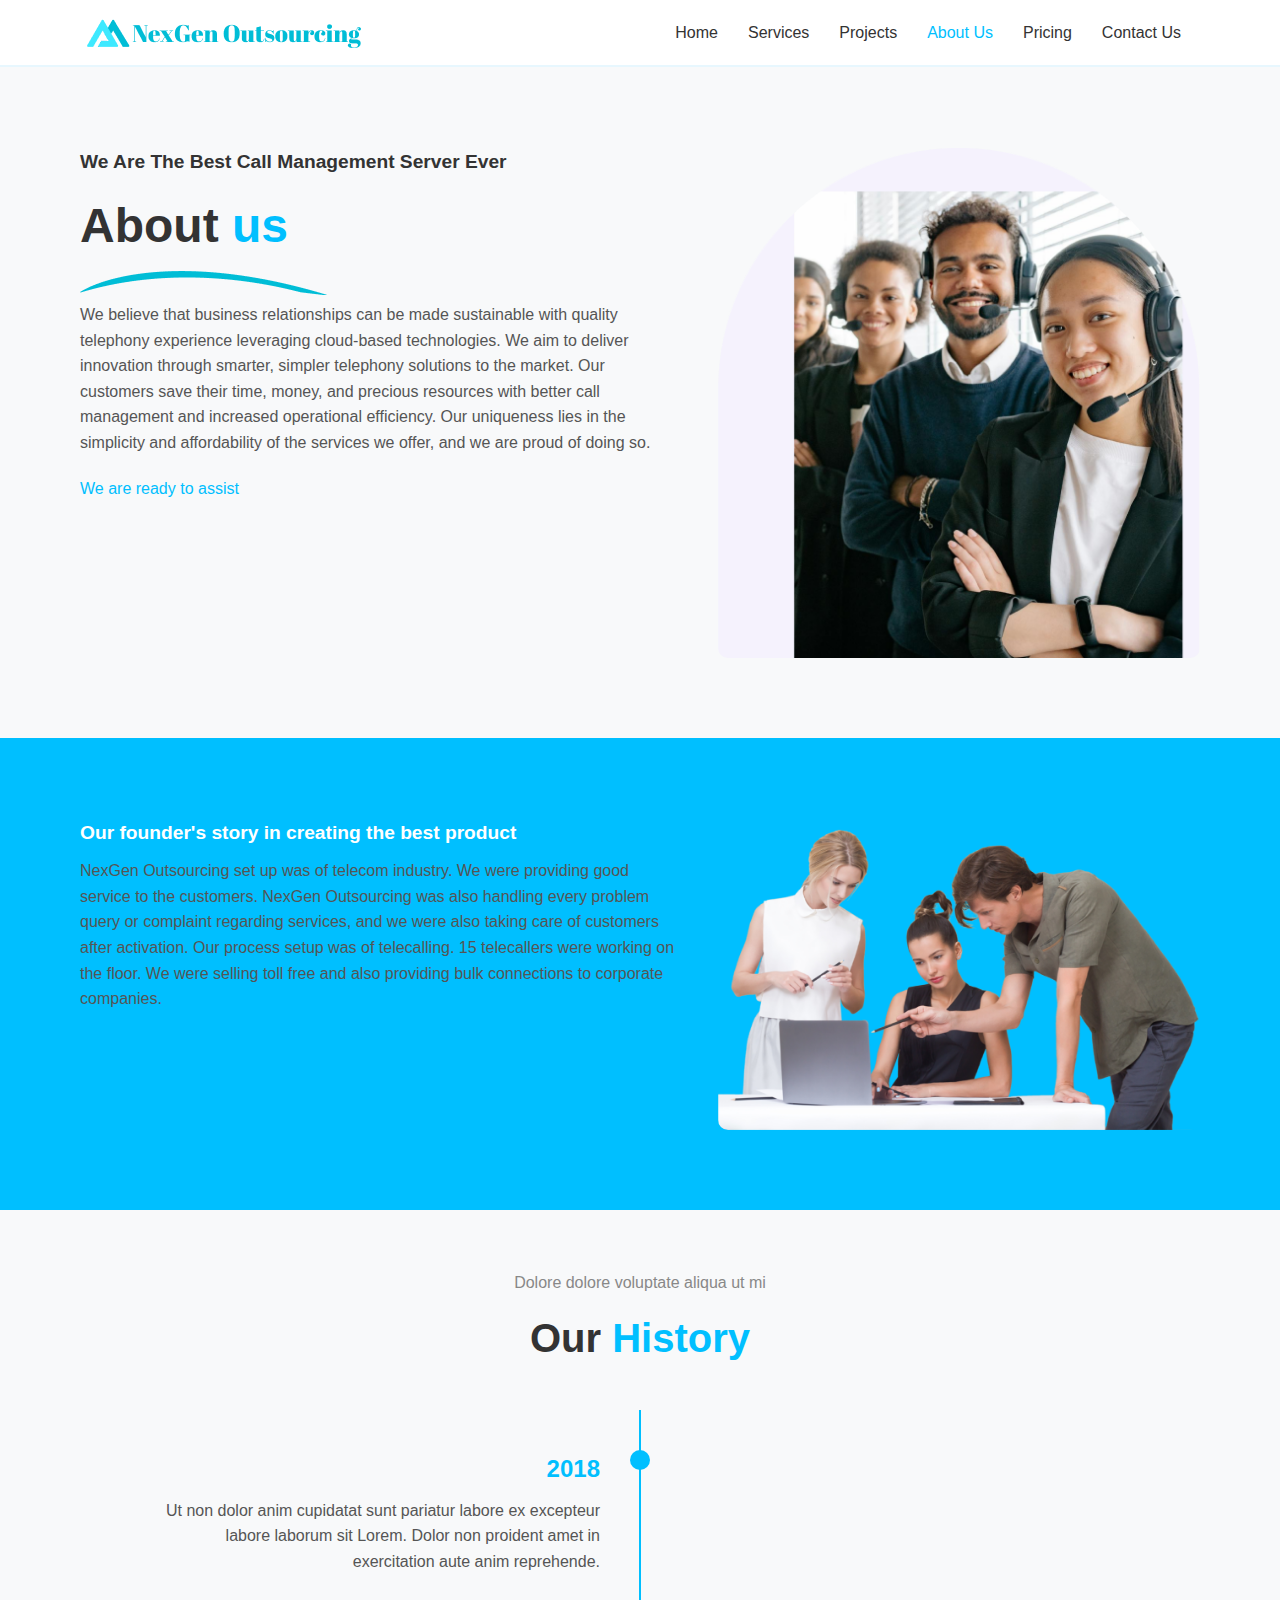
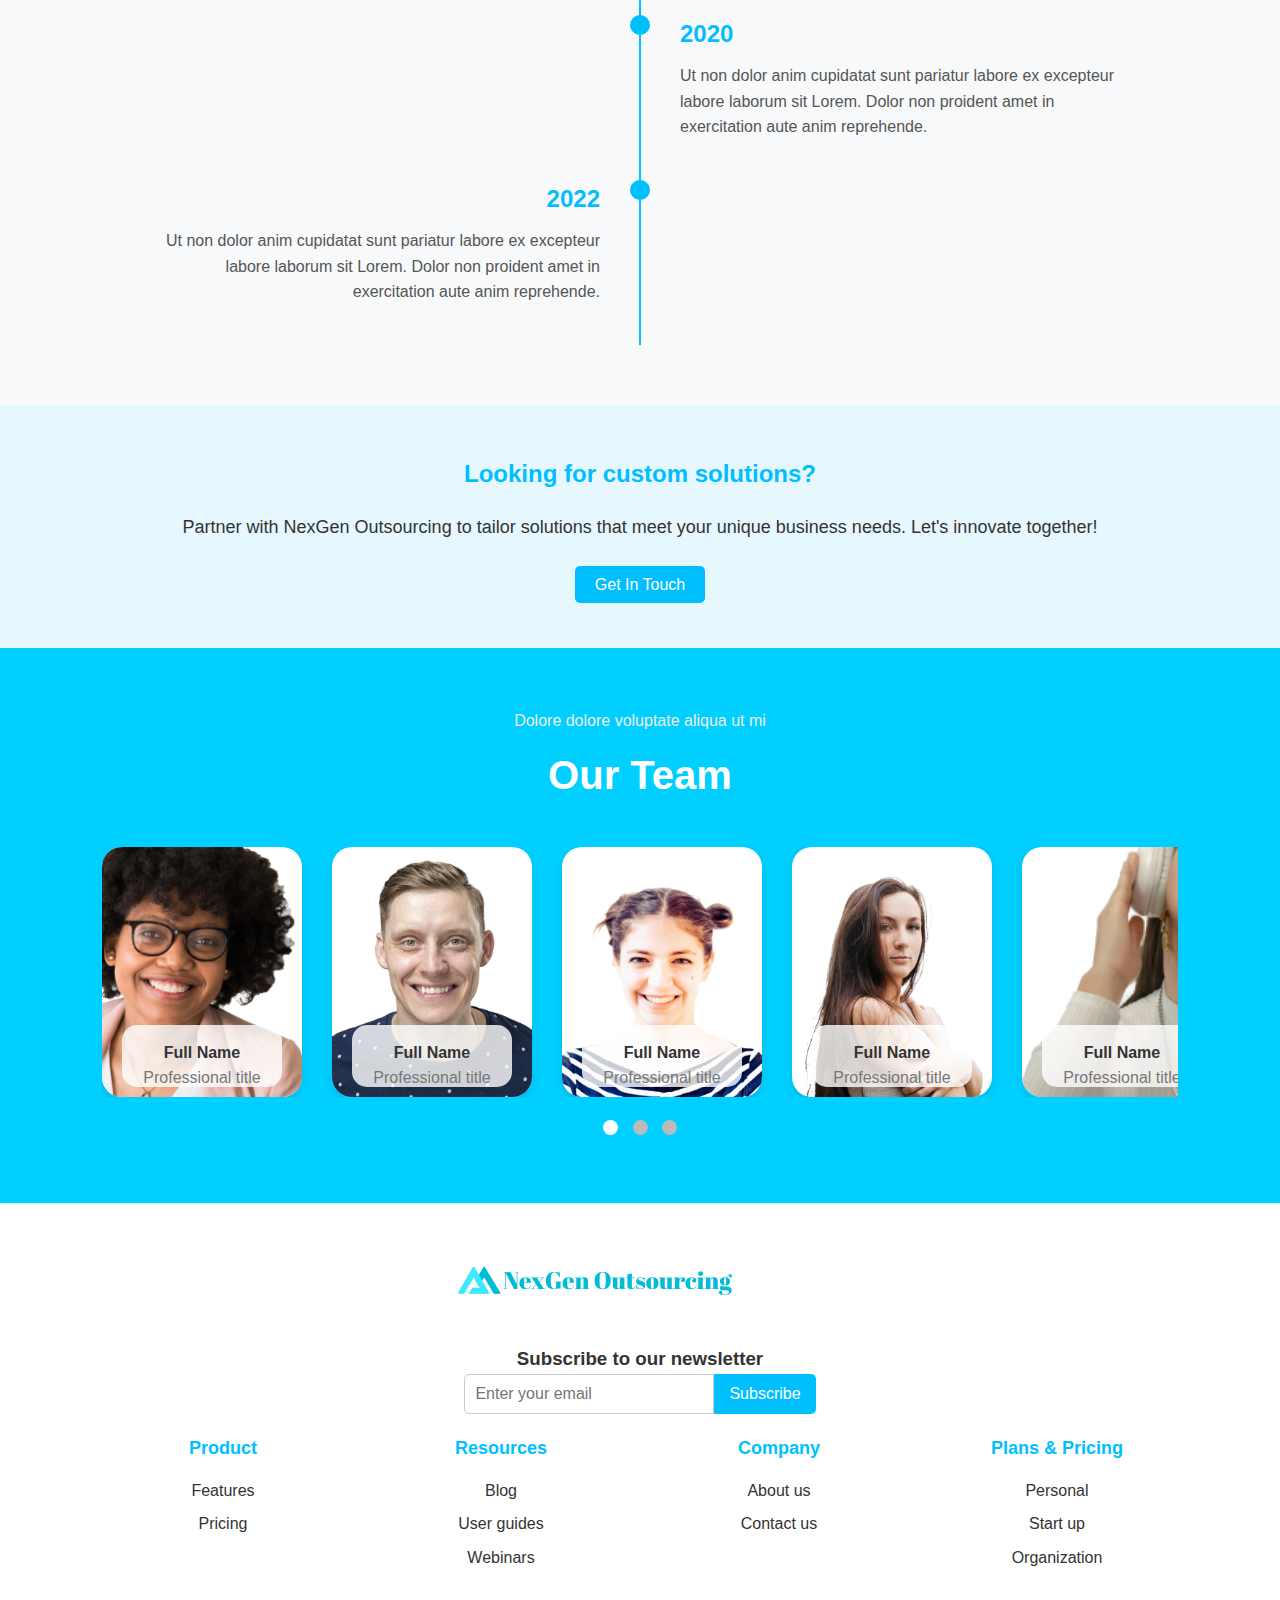
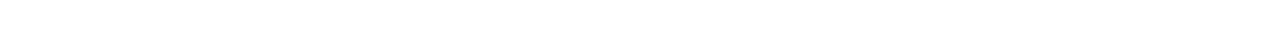
<file: html/aboutus.html>
<!DOCTYPE html>
<html lang="en">
<head>
    <meta charset="UTF-8">
    <meta name="viewport" content="width=device-width, initial-scale=1.0">
    <title>About us </title>
    <!-- <link href="https://cdn.jsdelivr.net/npm/bootstrap@5.0.2/dist/css/bootstrap.min.css" rel="stylesheet" integrity="sha384-EVSTQN3/azprG1Anm3QDgpJLIm9Nao0Yz1ztcQTwFspd3yD65VohhpuuCOmLASjC" crossorigin="anonymous">
    <script src="https://cdn.jsdelivr.net/npm/bootstrap@5.0.2/dist/js/bootstrap.bundle.min.js" integrity="sha384-MrcW6ZMFYlzcLA8Nl+NtUVF0sA7MsXsP1UyJoMp4YLEuNSfAP+JcXn/tWtIaxVXM" crossorigin="anonymous"></script> -->
    <link rel="stylesheet" href="/css/global.css">
    <link rel="stylesheet" href="/css/aboutus.css">
</head>
<body>
      <!-- Navbar -->
      <nav class="navbar">
        <div class="container">
            <img src="/images/Group 13.png" alt="logo">
            <div class="menu-toggle" id="menu-toggle">
                &#9776;
            </div>
            <div class="menu" id="menu">
                <a href="/html/home.html">Home</a>
                <a href="Services.html">Services</a>
                <a href="Projects.html">Projects</a>
                <a href="/html/aboutus.html" class="active">About Us</a>
                <a href="/html/pricing.html">Pricing</a>
                <a href="/html/contact.html">Contact Us</a>
            </div>
        </div>
    </nav>

    <!-- <div class="firstnav">
        <nav class="navbar navbar-expand-lg navbar-light bg-light">
            <div class="container-fluid">
              <a class="navbar-brand" href="#"></a>
               <img src="/images/Group 13.png" style="margin-top: 15px;" alt="">
              <button class="navbar-toggler" type="button" data-bs-toggle="collapse" data-bs-target="#navbarNav" aria-controls="navbarNav" aria-expanded="false" aria-label="Toggle navigation">
                <span class="navbar-toggler-icon"></span>
              </button>
              <div class="collapse navbar-collapse" id="navbarNav">
                <ul class="navbar-nav">
                  <li class="nav-item">
                    <a class="nav-link active" aria-current="page" href="#">Home</a>
                  </li>
                  <li class="nav-item">
                    <a class="nav-link" href="#">Services</a>
                  </li>
                  <li class="nav-item">
                    <a class="nav-link" href="Projects.html">Projects</a>
                  </li>
                  <li class="nav-item">
                    <a class="nav-link" href="aboutus.html">About</a>
                  </li>
                  <li class="nav-item">
                    <a class="nav-link" href="pricing.html">Pricing</a>
                  </li>                  <li class="nav-item">
                    <a class="nav-link" href="contact.html">Contcat us</a>
                  </li>


                </ul>
               <button class="index-btn">Contact us</button>
              </div>
            </div>
           
          </nav>
        </div> -->

    <section class="about-us">
        <div class="aboutcontainer">
            <div class="text-content">
                <h2>We Are The Best Call Management Server Ever</h2>
                <h1>About <span class="highlight">us</span></h1>
                <img src="/images/Image 76.png" alt="Call Center Team">
                <p>We believe that business relationships can be made sustainable with quality telephony experience leveraging cloud-based technologies. We aim to deliver innovation through smarter, simpler telephony solutions to the market. Our customers save their time, money, and precious resources with better call management and increased operational efficiency. Our uniqueness lies in the simplicity and affordability of the services we offer, and we are proud of doing so.</p>
                <a href="#" class="assist-link">We are ready to assist</a>
            </div>
            <div class="image-content">
                <img src="/images/Container 49.png" alt="Call Center Team">
            </div>
        </div>
    </section>

    <section class="founder-story">
        <div class="aboutcontainer">
            <div class="text-content">
                <h2>Our founder's story in creating the best product</h2>
                <p>NexGen Outsourcing set up was of telecom industry. We were providing good service to the customers. NexGen Outsourcing was also handling every problem query or complaint regarding services, and we were also taking care of customers after activation. Our process setup was of telecalling. 15 telecallers were working on the floor. We were selling toll free and also providing bulk connections to corporate companies.</p>
            </div>
            <div class="image-content">
                <img src="/images/Image 72.png" alt="Team Discussion">
            </div>
        </div>
    </section>

    <section class="history-section">
        <div class="container">
            <div class="section-titleHis">
                <p>Dolore dolore voluptate aliqua ut mi</p>
                <h1 class="black">Our <span class="highlight">History</span></h1>
            </div>
            <div class="timeline">
                <div class="timeline-item left">
                    <div class="timeline-content">
                        <h2>2018</h2>
                        <p>Ut non dolor anim cupidatat sunt pariatur labore ex excepteur labore laborum sit Lorem. Dolor non proident amet in exercitation aute anim reprehende.</p>
                    </div>
                </div>
                <div class="timeline-item right">
                    <div class="timeline-content">
                        <h2>2020</h2>
                        <p>Ut non dolor anim cupidatat sunt pariatur labore ex excepteur labore laborum sit Lorem. Dolor non proident amet in exercitation aute anim reprehende.</p>
                    </div>
                </div>
                <div class="timeline-item left">
                    <div class="timeline-content">
                        <h2>2022</h2>
                        <p>Ut non dolor anim cupidatat sunt pariatur labore ex excepteur labore laborum sit Lorem. Dolor non proident amet in exercitation aute anim reprehende.</p>
                    </div>
                </div>
            </div>
        </div>
    </section>


    <!-- Custom Solutions Section -->
    <section class="custom-solutions">
        <div class="container">
            <h3>Looking for custom solutions?</h3>
            <p>Partner with NexGen Outsourcing to tailor solutions that meet your unique business needs. Let's innovate together!</p>
            <a href="#" class="btn">Get In Touch</a>
        </div>
    </section>
     
    <section class="team-section">
        <div class="container">
            <div class="section-title">
                <p>Dolore dolore voluptate aliqua ut mi</p>
                <h1>Our <span class="highlight">Team</span></h1>
            </div>
            <div class="team-carousel">
                <div class="team-card">
                    <img src="/images/Image 77.png" alt="Team Member 1">
                    <div class="team-info">
                        <h3>Full Name</h3>
                        <p>Professional title</p>
                    </div>
                </div>
                <div class="team-card">
                    <img src="/images/Image 78.png" alt="Team Member 2">
                    <div class="team-info">
                        <h3>Full Name</h3>
                        <p>Professional title</p>
                    </div>
                </div>
                <div class="team-card">
                    <img src="/images/Image 79.png" alt="Team Member 3">
                    <div class="team-info">
                        <h3>Full Name</h3>
                        <p>Professional title</p>
                    </div>
                </div>
                <div class="team-card">
                    <img src="/images/Image 80.png" alt="Team Member 4">
                    <div class="team-info">
                        <h3>Full Name</h3>
                        <p>Professional title</p>
                    </div>
                </div>
                <div class="team-card">
                    <img src="/images/Image 81.png" alt="Team Member 5">
                    <div class="team-info">
                        <h3>Full Name</h3>
                        <p>Professional title</p>
                    </div>
                </div>
                <div class="team-card">
                    <img src="/images/Image 77.png" alt="Team Member 1">
                    <div class="team-info">
                        <h3>Full Name</h3>
                        <p>Professional title</p>
                    </div>
                </div>
                <div class="team-card">
                    <img src="/images/Image 78.png" alt="Team Member 2">
                    <div class="team-info">
                        <h3>Full Name</h3>
                        <p>Professional title</p>
                    </div>
                </div>
                <div class="team-card">
                    <img src="/images/Image 79.png" alt="Team Member 3">
                    <div class="team-info">
                        <h3>Full Name</h3>
                        <p>Professional title</p>
                    </div>
                </div>
                <div class="team-card">
                    <img src="/images/Image 80.png" alt="Team Member 4">
                    <div class="team-info">
                        <h3>Full Name</h3>
                        <p>Professional title</p>
                    </div>
                </div>
                <div class="team-card">
                    <img src="/images/Image 81.png" alt="Team Member 5">
                    <div class="team-info">
                        <h3>Full Name</h3>
                        <p>Professional title</p>
                    </div>
                </div>
            </div>
            <div class="carousel-controls">
                <span class="dot active"></span>
                <span class="dot"></span>
                <span class="dot"></span>
            </div>
        </div>
    </section>
    <!-- Footer -->
    <footer>
        <div class="container">
            <div class="logo2">
                <img src="/images/Group 13.png" alt="logo">
            </div>
            <h3 style="text-align: center;">Subscribe to our newsletter</h3>
            <div class="newsletter">
                <input type="email" placeholder="Enter your email">
                <button type="submit">Subscribe</button>
            </div>
            <div class="footer-links">
                <div class="link-column">
                    <h4>Product</h4>
                    <a href="#">Features</a>
                    <a href="#">Pricing</a>
                </div>
                <div class="link-column">
                    <h4>Resources</h4>
                    <a href="#">Blog</a>
                    <a href="#">User guides</a>
                    <a href="#">Webinars</a>
                </div>
                <div class="link-column">
                    <h4>Company</h4>
                    <a href="#">About us</a>
                    <a href="#">Contact us</a>
                </div>
                <div class="link-column">
                    <h4>Plans & Pricing</h4>
                    <a href="#">Personal</a>
                    <a href="#">Start up</a>
                    <a href="#">Organization</a>
                </div>
            </div>
        </div>
    </footer>
    <script>
        document.getElementById('menu-toggle').addEventListener('click', function() {
            var menu = document.getElementById('menu');
            menu.classList.toggle('show');
        });
        </script>
</body>
</html>
</file>
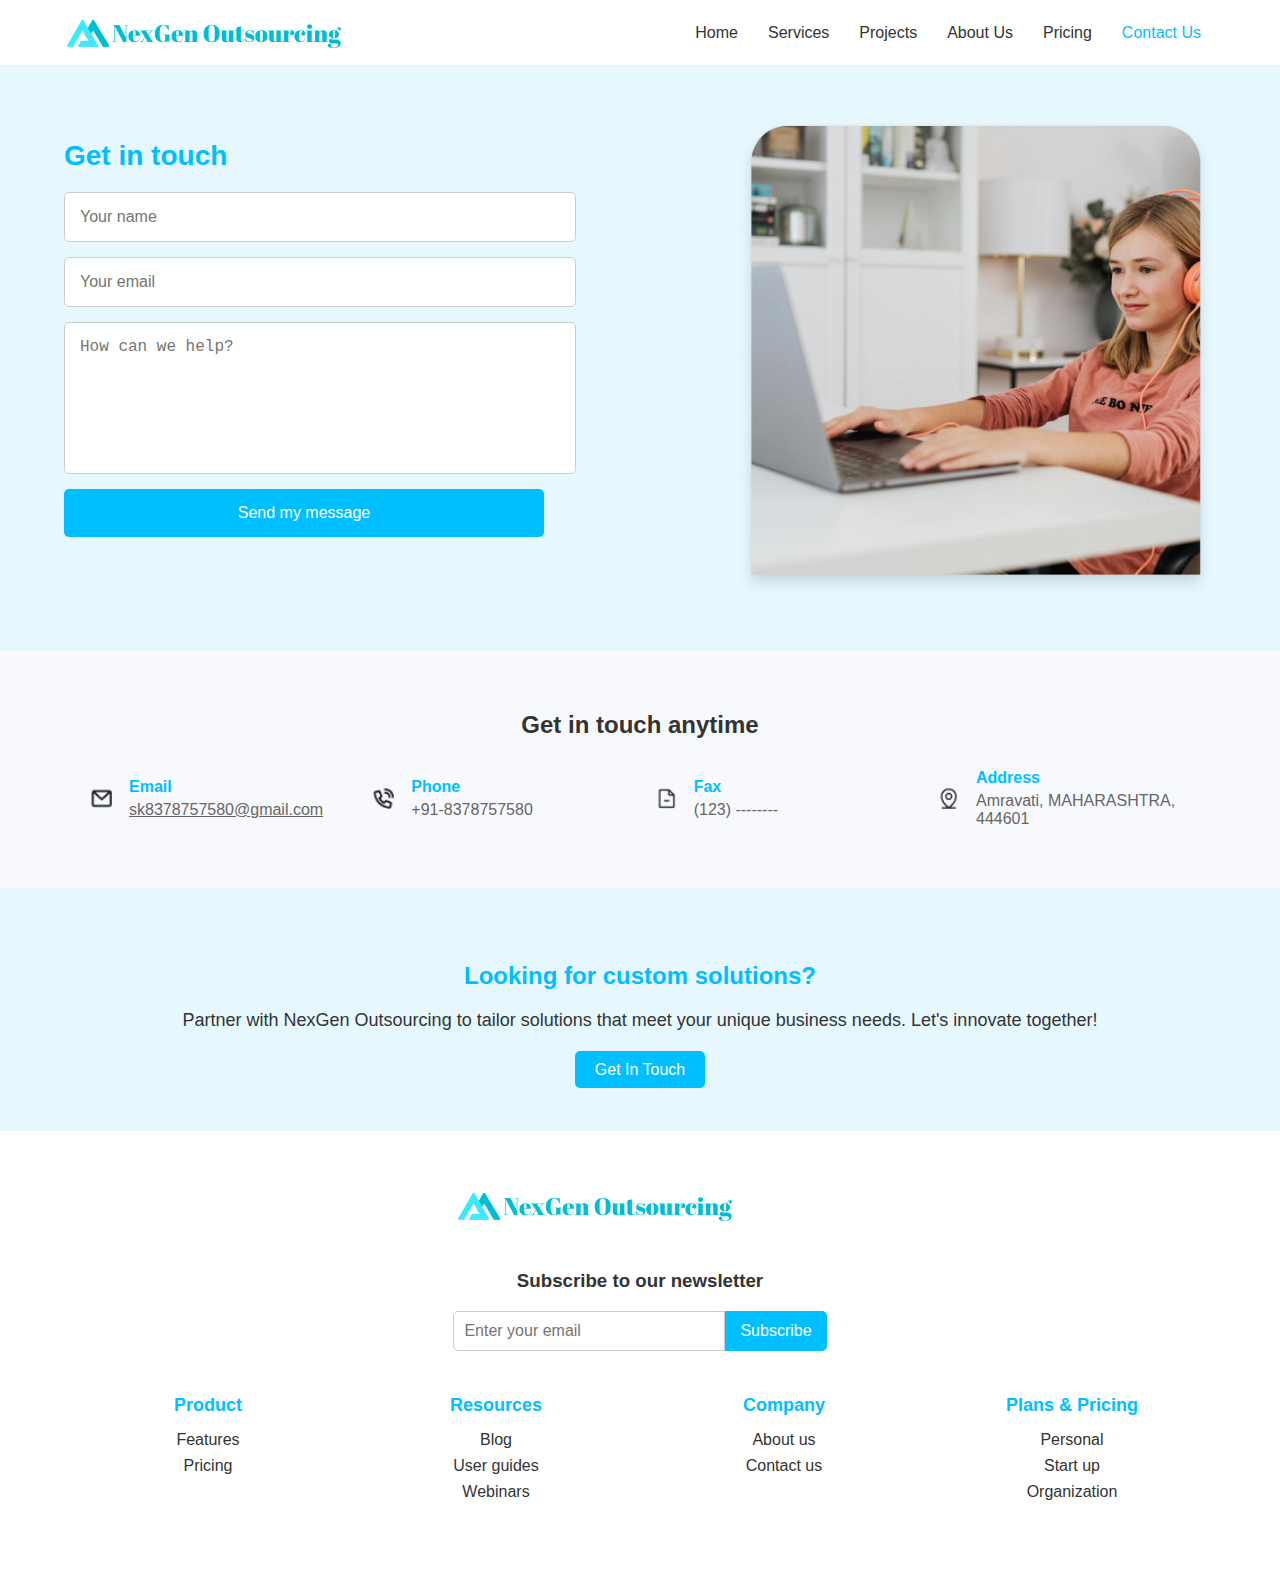
<file: html/contact.html>
<!DOCTYPE html>
<html lang="en">
<head>
    <meta charset="UTF-8">
    <meta name="viewport" content="width=device-width, initial-scale=1.0">
    <title>Contact Us - NexGen Outsourcing</title>
    <!-- <link href="https://cdn.jsdelivr.net/npm/bootstrap@5.0.2/dist/css/bootstrap.min.css" rel="stylesheet" integrity="sha384-EVSTQN3/azprG1Anm3QDgpJLIm9Nao0Yz1ztcQTwFspd3yD65VohhpuuCOmLASjC" crossorigin="anonymous">
    <script src="https://cdn.jsdelivr.net/npm/bootstrap@5.0.2/dist/js/bootstrap.bundle.min.js" integrity="sha384-MrcW6ZMFYlzcLA8Nl+NtUVF0sA7MsXsP1UyJoMp4YLEuNSfAP+JcXn/tWtIaxVXM" crossorigin="anonymous"></script> -->
    <link rel="stylesheet" href="/css/global.css">
    <link rel="stylesheet" href="/css/contact.css">
</head>
<body>

   <!-- Navbar -->
   <nav class="navbar">
    <div class="container">
        <img src="/images/Group 13.png" alt="logo">
        <div class="menu-toggle" id="menu-toggle">
            &#9776;
        </div>
        <div class="menu" id="menu">
            <a href="/html/home.html">Home</a>
            <a href="/html/Services.html">Services</a>
            <a href="/html/Projects.html">Projects</a>
            <a href="/html/aboutus.html">About Us</a>
            <a href="/html/pricing.html">Pricing</a>
            <a href="/html/contact.html"class="active">Contact Us</a>
        </div>
    </div>
</nav>
<!-- <div class="firstnav">
    <nav class="navbar navbar-expand-lg navbar-light bg-light">
        <div class="container-fluid">
          <a class="navbar-brand" href="#"></a>
           <img src="/images/Group 13.png" style="margin-top: 15px;" alt="">
          <button class="navbar-toggler" type="button" data-bs-toggle="collapse" data-bs-target="#navbarNav" aria-controls="navbarNav" aria-expanded="false" aria-label="Toggle navigation">
            <span class="navbar-toggler-icon"></span>
          </button>
          <div class="collapse navbar-collapse" id="navbarNav">
            <ul class="navbar-nav">
              <li class="nav-item">
                <a class="nav-link active" aria-current="page" href="#">Home</a>
              </li>
              <li class="nav-item">
                <a class="nav-link" href="#">Services</a>
              </li>
              <li class="nav-item">
                <a class="nav-link" href="Projects.html">Projects</a>
              </li>
              <li class="nav-item">
                <a class="nav-link" href="aboutus.html">About</a>
              </li>
              <li class="nav-item">
                <a class="nav-link" href="pricing.html">Pricing</a>
              </li>                  <li class="nav-item">
                <a class="nav-link" href="contact.html">Contcat us</a>
              </li>


            </ul>
           <button class="index-btn">Contact us</button>
          </div>
        </div>
       
      </nav>
    </div> -->


    <!-- Get in Touch Section -->
    <section class="get-in-touch">
        <div class="container">
            <div class="form-section">
                <h2>Get in touch</h2>
                <form>
                    <input type="text" placeholder="Your name" required>
                    <input type="email" placeholder="Your email" required>
                    <textarea placeholder="How can we help?" required></textarea>
                    <button class="btn" type="submit">Send my message</button>
                </form>
            </div>
            <div class="image-section">
                <img src="/images/Image 86.png" alt="Contact Us">
                <!-- <div class="overlay-text">Drop us a line</div> -->
            </div>
        </div>
    </section>

    <!-- Contact Information Section -->
    <section class="contact-info">
        <div class="container">
            <h2>Get in touch anytime</h2>
            <div class="info-wrapper">
                <div class="info-item">
                    <img src="/images/Mail.png" alt="Email Icon">
                    <div class="details">
                        <strong>Email</strong>
                        <a href="mailto:sk8378757580@gmail.com">sk8378757580@gmail.com</a>
                    </div>
                </div>
                <div class="info-item">
                    <img src="/images/Phone call.png" alt="Phone Icon">
                    <div class="details">
                        <strong>Phone</strong>
                        <span>+91-8378757580</span>
                    </div>
                </div>
                <div class="info-item">
                    <img src="/images/File minus.png" alt="Fax Icon">
                    <div class="details">
                        <strong>Fax</strong>
                        <span>(123) --------</span>
                    </div>
                </div>
                <div class="info-item">
                    <img src="/images/Map pin line.png" alt="Address Icon">
                    <div class="details">
                        <strong>Address</strong>
                        <span>Amravati, MAHARASHTRA, 444601</span>
                    </div>
                </div>
            </div>
        </div>
    </section>

    <!-- Custom Solutions Section -->
    <section class="custom-solutions">
        <div class="container">
            <h3>Looking for custom solutions?</h3>
            <p>Partner with NexGen Outsourcing to tailor solutions that meet your unique business needs. Let's innovate together!</p>
            <a href="#" class="btn">Get In Touch</a>
        </div>
    </section>

    <!-- Footer -->
    <footer>
        <div class="container">
            <div class="logo2">
                <img src="/images/Group 13.png" alt="logo">
            </div>
            <h3 style="text-align: center;">Subscribe to our newsletter</h3>
            <div class="newsletter">
                <input type="email" placeholder="Enter your email">
                <button type="submit">Subscribe</button>
            </div>
            <div class="footer-links">
                <div class="link-column">
                    <h4>Product</h4>
                    <a href="#">Features</a>
                    <a href="#">Pricing</a>
                </div>
                <div class="link-column">
                    <h4>Resources</h4>
                    <a href="#">Blog</a>
                    <a href="#">User guides</a>
                    <a href="#">Webinars</a>
                </div>
                <div class="link-column">
                    <h4>Company</h4>
                    <a href="#">About us</a>
                    <a href="#">Contact us</a>
                </div>
                <div class="link-column">
                    <h4>Plans & Pricing</h4>
                    <a href="#">Personal</a>
                    <a href="#">Start up</a>
                    <a href="#">Organization</a>
                </div>
            </div>
        </div>
    </footer>
    <script>
        document.getElementById('menu-toggle').addEventListener('click', function() {
            var menu = document.getElementById('menu');
            menu.classList.toggle('show');
        });
        </script>
        
</body>
</html>
</file>
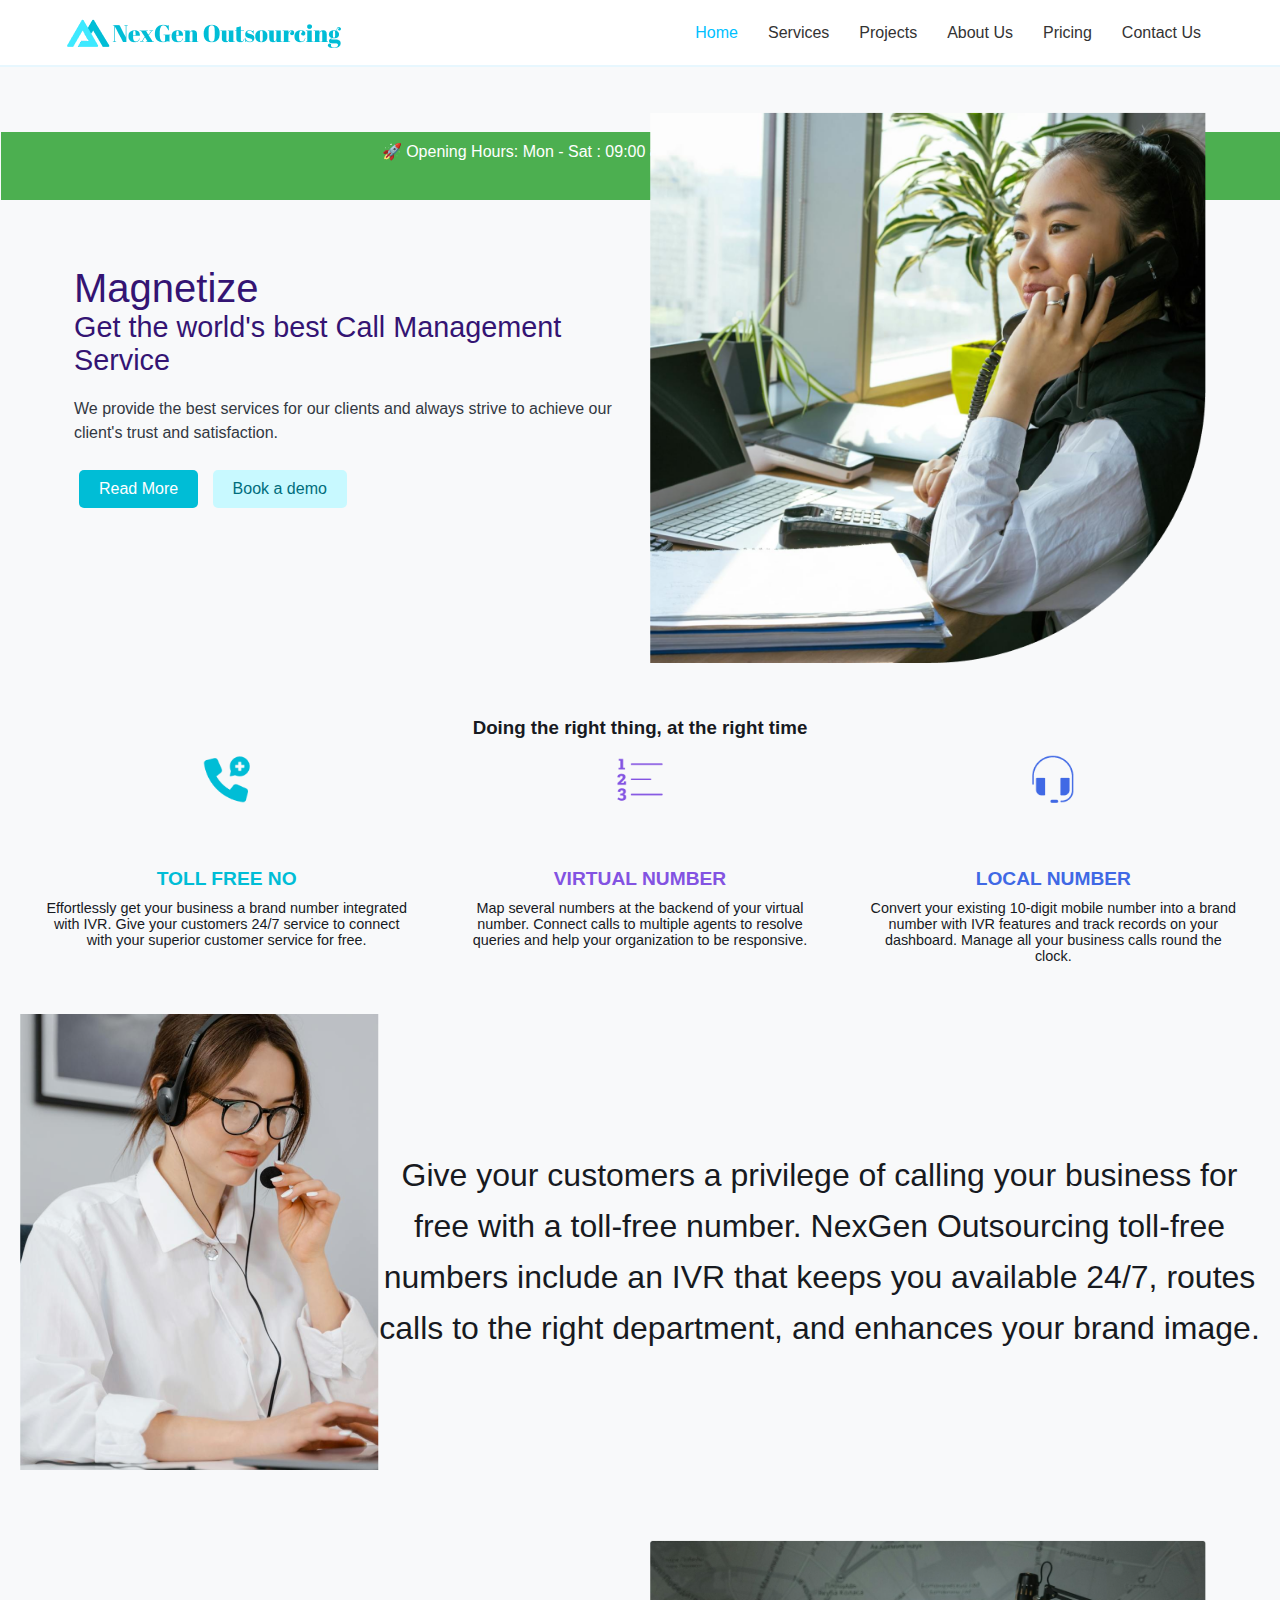
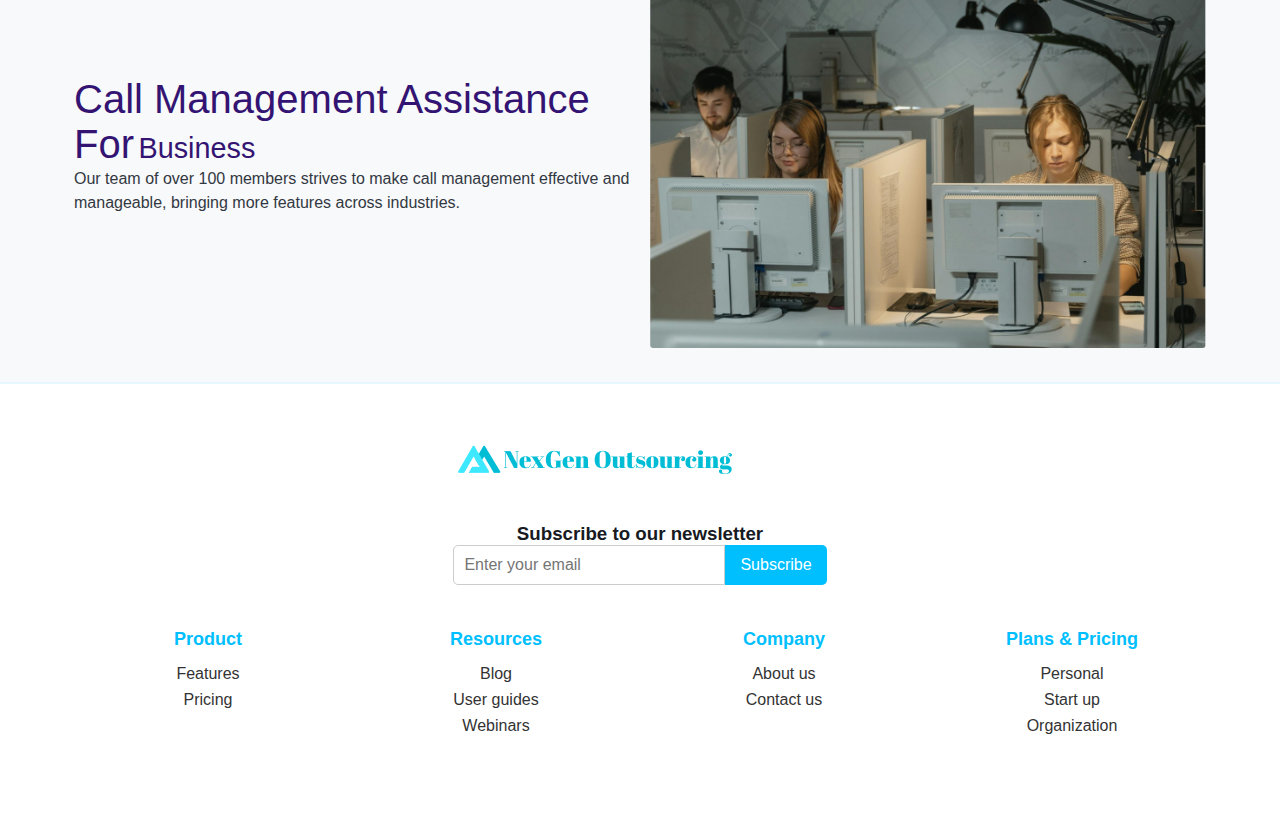
<file: html/home.html>
<!DOCTYPE html>
<html lang="en">
<head>
    <meta charset="UTF-8">
    <meta name="viewport" content="width=device-width, initial-scale=1.0">
    <title>Home </title>
    <link href="https://cdn.jsdelivr.net/npm/bootstrap@5.0.2/dist/css/bootstrap.min.css" rel="stylesheet" integrity="sha384-EVSTQN3/azprG1Anm3QDgpJLIm9Nao0Yz1ztcQTwFspd3yD65VohhpuuCOmLASjC" crossorigin="anonymous">
    <script src="https://cdn.jsdelivr.net/npm/bootstrap@5.0.2/dist/js/bootstrap.bundle.min.js" integrity="sha384-MrcW6ZMFYlzcLA8Nl+NtUVF0sA7MsXsP1UyJoMp4YLEuNSfAP+JcXn/tWtIaxVXM" crossorigin="anonymous"></script>
    <link rel="stylesheet" href="/css/global.css">
    <link rel="stylesheet" href="/css/home.css">
</head>
<body>
     <!-- Navbar -->
    <nav class="navbar">
        <div class="container">
            <img src="/images/Group 13.png" alt="logo">
            <div class="menu-toggle" id="menu-toggle">
                &#9776;
            </div>
            <div class="menu" id="menu">
                <a href="/html/home.html" class="active">Home</a>
                <a href="Services.html">Services</a>
                <a href="/html/Projects.html">Projects</a>
                <a href="/html/aboutus.html">About Us</a>
                <a href="/html/pricing.html">Pricing</a>
                <a href="/html/contact.html">Contact Us</a>
            </div>
        </div>
    </nav>



    <div class="secondnav">
        <div class="w3-bar w3-border w3-blue w3-large">
            🚀 Opening Hours: Mon - Sat : 09:00 am - 06:00 pm, Sunday Closed! 👉
        </div>
    </div>
    
    <section class="firstsection">
        <div class="leftsection">
            <span class="Magnetize">Magnetize</span>
            <div class="textcol">Get the world's best Call Management Service</div>
            <div class="p">
                <p>We provide the best services for our clients and always strive to achieve our client's trust and satisfaction.</p>
            </div>
            <div class="button">
                <button class="btn-1">Read More</button>
                <button class="btn-2">Book a demo</button>
            </div>
        </div>
        <div class="rightsection">
            <img src="/images/Image 43.png" alt="Call Management">
        </div>
    </section>

    <section class="secondsection">
        <h3>
            <span class="text-1">Doing the</span>
            <span class="text-2">right thing,</span>
            <span class="text-3">at the</span>
            <span class="text-4">right time</span>
        </h3>
        <div class="row">
            <div class="col">
                <div class="phoneimg"><img src="/images/A add 1.png" alt="Toll Free Number"></div>
                <h6 class="toll">TOLL FREE NO</h6>
                <p class="phoneper">Effortlessly get your business a brand number integrated with IVR. Give your customers 24/7 service to connect with your superior customer service for free.</p>
            </div>
            <div class="col">
                <div class="board-img"><img src="/images/Board 30 1.png" alt="Virtual Number"></div>
                <h6 class="number">VIRTUAL NUMBER</h6>
                <p class="board-per">Map several numbers at the backend of your virtual number. Connect calls to multiple agents to resolve queries and help your organization to be responsive.</p>
            </div>
            <div class="col">
                <div class="multiple-img"><img src="/images/Multiple 11 1.png" alt="Local Number"></div>
                <h6 class="local">LOCAL NUMBER</h6>
                <p class="multiper">Convert your existing 10-digit mobile number into a brand number with IVR features and track records on your dashboard. Manage all your business calls round the clock.</p>
            </div>
        </div>
    </section>

    <div class="content-section card">
        <img class="content-img" src="/images/Image 52.png" alt="Content Image">
        <p class="content-per">Give your customers a privilege of calling your business for free with a toll-free number. NexGen Outsourcing toll-free numbers include an IVR that keeps you available 24/7, routes calls to the right department, and enhances your brand image.</p>
    </div>

    <section class="firstsection-2">
        <div class="leftsection-2">
            <span class="callcol">Call Management Assistance For</span>
            <span class="Businesscol">Business</span>
            <div class="p2"><p>Our team of over 100 members strives to make call management effective and manageable, bringing more features across industries.</p></div>
        </div>
        <div class="rightsection-2">
            <img class="imagecon" src="/images/Image 54.png" alt="Business Call Management">
        </div>
    </section>
    
      <!-- Footer -->
      <footer>
        <div class="container">
            <div class="logo2">
                <img src="/images/Group 13.png" alt="logo">
            </div>
            <h3 style="text-align: center;">Subscribe to our newsletter</h3>
            <div class="newsletter">
                <input type="email" placeholder="Enter your email">
                <button type="submit">Subscribe</button>
            </div>
            <div class="footer-links">
                <div class="link-column">
                    <h4>Product</h4>
                    <a href="#">Features</a>
                    <a href="#">Pricing</a>
                </div>
                <div class="link-column">
                    <h4>Resources</h4>
                    <a href="#">Blog</a>
                    <a href="#">User guides</a>
                    <a href="#">Webinars</a>
                </div>
                <div class="link-column">
                    <h4>Company</h4>
                    <a href="#">About us</a>
                    <a href="#">Contact us</a>
                </div>
                <div class="link-column">
                    <h4>Plans & Pricing</h4>
                    <a href="#">Personal</a>
                    <a href="#">Start up</a>
                    <a href="#">Organization</a>
                </div>
            </div>
        </div>
    </footer>
    <script>
        document.getElementById('menu-toggle').addEventListener('click', function() {
            var menu = document.getElementById('menu');
            menu.classList.toggle('show');
        });
        </script>
</body>
</html>
</file>
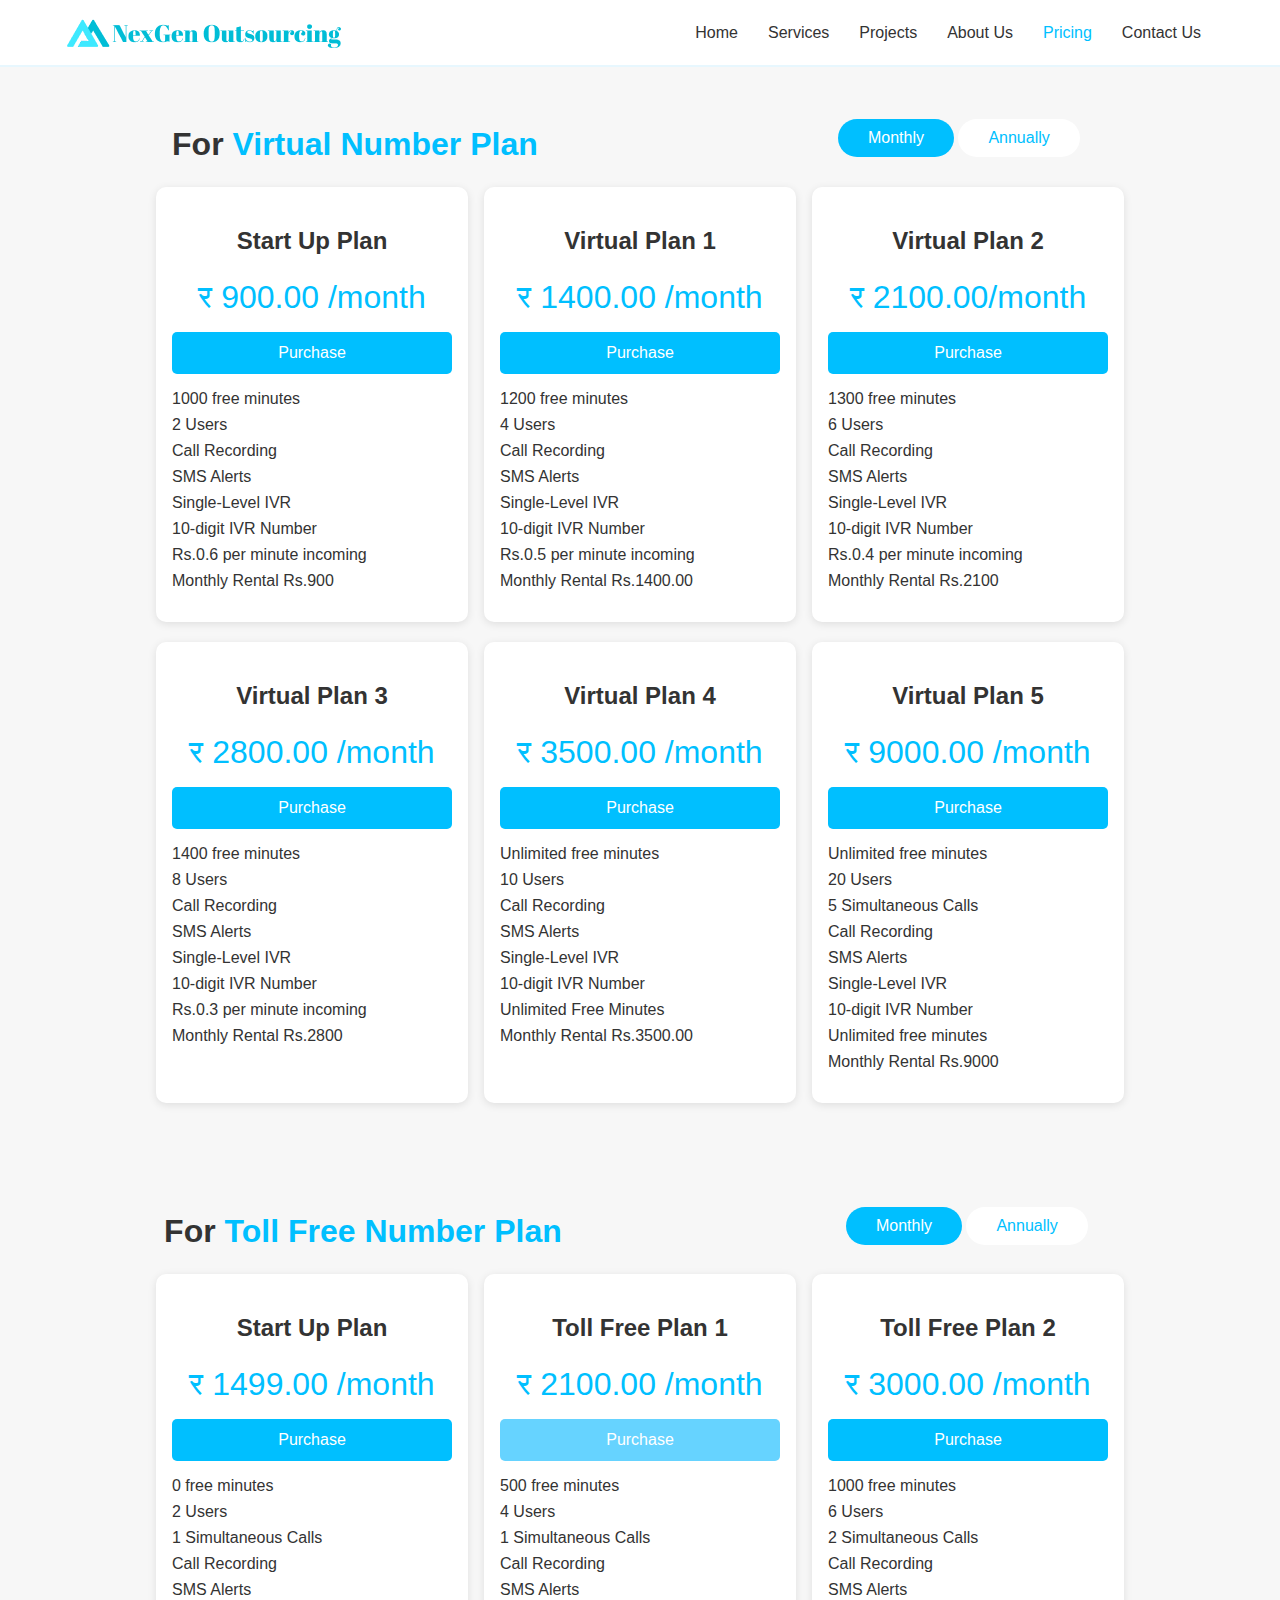
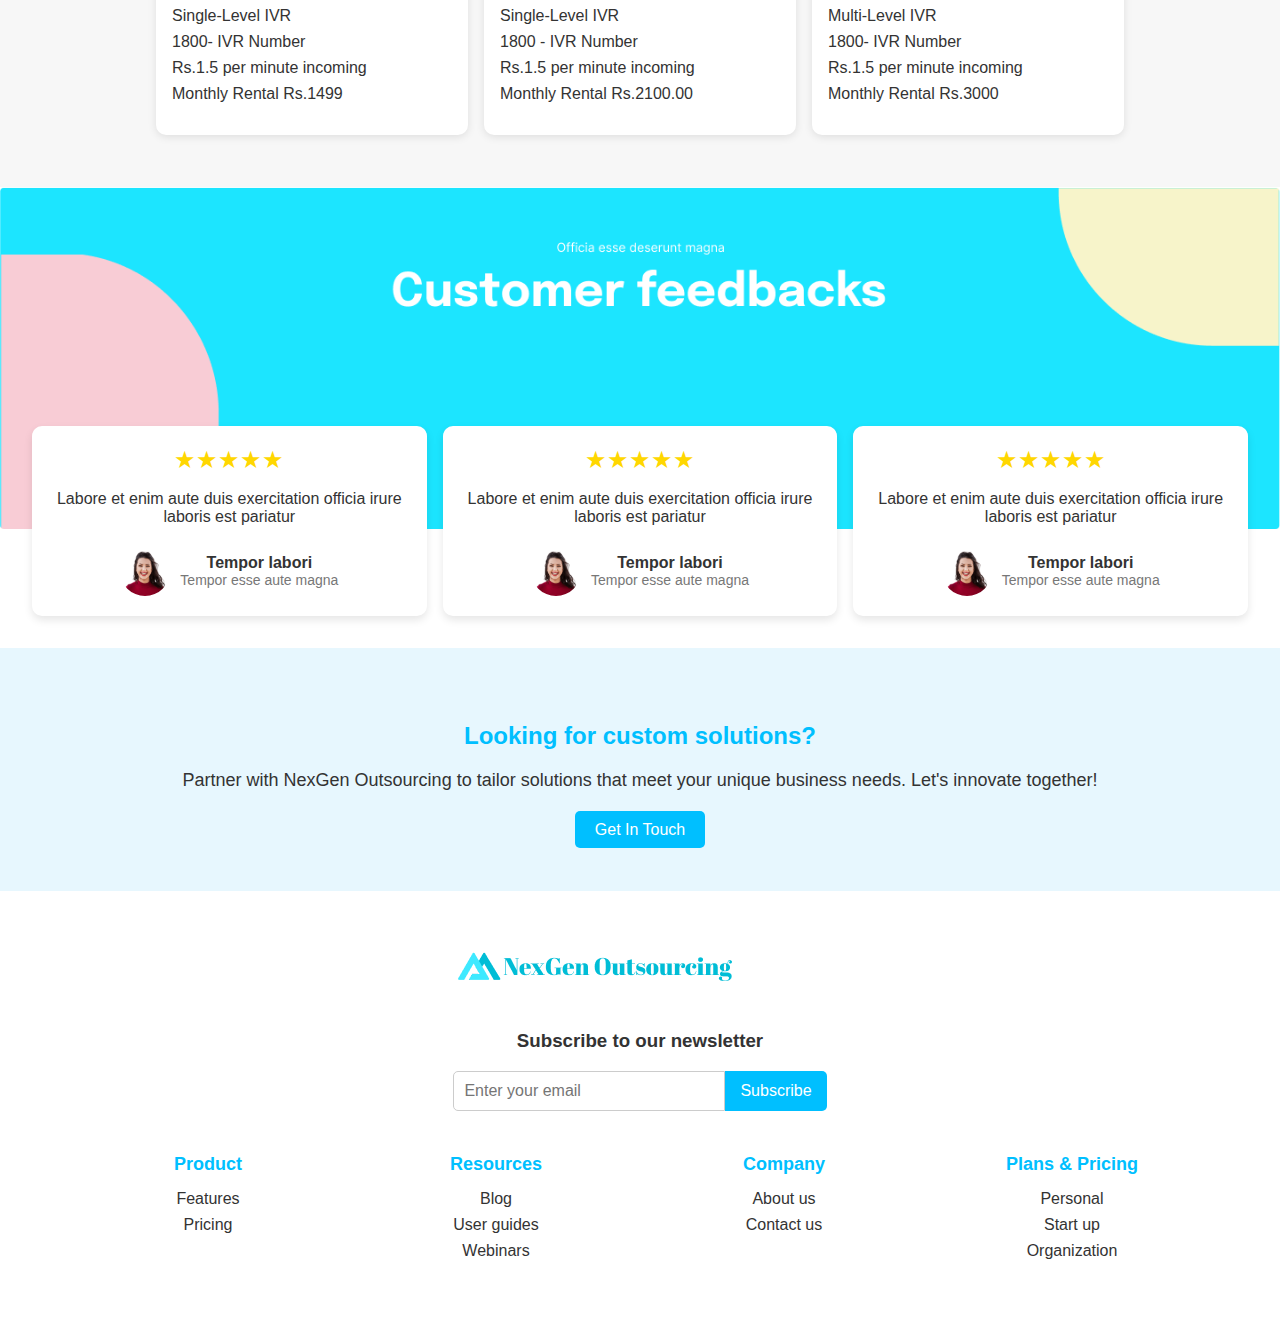
<file: html/pricing.html>
<!DOCTYPE html>
<html lang="en">

<head>
    <meta charset="UTF-8">
    <meta name="viewport" content="width=device-width, initial-scale=1.0">
    <title>Pricing</title>
    <!-- <link href="https://cdn.jsdelivr.net/npm/bootstrap@5.0.2/dist/css/bootstrap.min.css" rel="stylesheet" integrity="sha384-EVSTQN3/azprG1Anm3QDgpJLIm9Nao0Yz1ztcQTwFspd3yD65VohhpuuCOmLASjC" crossorigin="anonymous">
    <script src="https://cdn.jsdelivr.net/npm/bootstrap@5.0.2/dist/js/bootstrap.bundle.min.js" integrity="sha384-MrcW6ZMFYlzcLA8Nl+NtUVF0sA7MsXsP1UyJoMp4YLEuNSfAP+JcXn/tWtIaxVXM" crossorigin="anonymous"></script> -->
    <link rel="stylesheet" href="/css/global.css">
    <link rel="stylesheet" href="/css/pricing.css">
</head>

<body>
    <!-- Navbar -->
    <nav class="navbar">
        <div class="container">
            <img src="/images/Group 13.png" alt="logo">
            <div class="menu-toggle" id="menu-toggle">
                &#9776;
            </div>
            <div class="menu" id="menu">
                <a href="/html/home.html">Home</a>
                <a href="/html/Services.html">Services</a>
                <a href="/html/Projects.html">Projects</a>
                <a href="/html/aboutus.html">About Us</a>
                <a href="/html/pricing.html" class="active">Pricing</a>
                <a href="/html/contact.html">Contact Us</a>
            </div>
        </div>
    </nav>
    <!-- 
    <div class="firstnav">
        <nav class="navbar navbar-expand-lg navbar-light bg-light">
            <div class="container-fluid">
              <a class="navbar-brand" href="#"></a>
               <img src="/images/Group 13.png" style="margin-top: 15px;" alt="">
              <button class="navbar-toggler" type="button" data-bs-toggle="collapse" data-bs-target="#navbarNav" aria-controls="navbarNav" aria-expanded="false" aria-label="Toggle navigation">
                <span class="navbar-toggler-icon"></span>
              </button>
              <div class="collapse navbar-collapse" id="navbarNav">
                <ul class="navbar-nav">
                  <li class="nav-item">
                    <a class="nav-link active" aria-current="page" href="#">Home</a>
                  </li>
                  <li class="nav-item">
                    <a class="nav-link" href="#">Services</a>
                  </li>
                  <li class="nav-item">
                    <a class="nav-link" href="Projects.html">Projects</a>
                  </li>
                  <li class="nav-item">
                    <a class="nav-link" href="aboutus.html">About</a>
                  </li>
                  <li class="nav-item">
                    <a class="nav-link" href="pricing.html">Pricing</a>
                  </li>                  <li class="nav-item">
                    <a class="nav-link" href="contact.html">Contcat us</a>
                  </li>


                </ul>
               <button class="index-btn">Contact us</button>
              </div>
            </div>
           
          </nav>
        </div> -->

    <!-- jjjjjjjjjjjjjjjjjjjjjjjjjjjjjjjjjjjjjjjjjjjjjjjjjjjjjjjjjjjjjjjjjjjjjjjjjjjjjjjjjjjjjjjjjjjjjjjjjjjjjjjjjjj -->
    <!-- Virtual Number Plan Section -->
    <section class="plan-section">
        <div class="vp">
            <h2>For <span>Virtual Number Plan</span></h2>
            <div class="toggle-container">
                <button class="toggle-button active">Monthly</button>
                <button class="toggle-button">Annually</button>
            </div>
        </div>
        <div class="plan-cards">
            <div class="plan-card">
                <h3>Start Up Plan</h3>
                <!-- <p>Esse magna sunt pariatur culpa quis</p> -->
                <p class="price">र 900.00 /month</p>
                <a href="#" class="plan-button">Purchase</a>
                <ul>
                    <li>1000 free minutes</li>
                    <li>2 Users</li>
                    <li>Call Recording</li>
                    <li>SMS Alerts</li>
                    <li>Single-Level IVR </li>
                    <li>10-digit IVR Number</li>
                    <li>Rs.0.6 per minute incoming</li>
                    <li>Monthly Rental Rs.900</li>
                </ul>
            </div>
            <div class="plan-card">
                <h3>Virtual Plan 1</h3>
                <!-- <p>Esse magna sunt pariatur culpa quis</p> -->
                <p class="price">र 1400.00 <span>/month</span></p>
                <a href="#" class="plan-button">Purchase</a>
                <ul>
                    <li>1200 free minutes</li>
                    <li>4 Users</li>
                    <li>Call Recording</li>
                    <li>SMS Alerts</li>
                    <li>Single-Level IVR </li>
                    <li>10-digit IVR Number</li>
                    <li>Rs.0.5 per minute incoming</li>
                    <li>Monthly Rental Rs.1400.00</li>
                </ul>
            </div>
            
            <div class="plan-card">
                <h3>Virtual Plan 2</h3>
                <!-- <p>Esse magna sunt pariatur culpa quis</p> -->
                <p class="price">र 2100.00<span>/month</span></p>
                <a href="#" class="plan-button">Purchase</a>
                <ul>
                    <li>1300 free minutes</li>
                    <li>6 Users</li>
                    <li>Call Recording</li>
                    <li>SMS Alerts</li>
                    <li>Single-Level IVR </li>
                    <li>10-digit IVR Number</li>
                    <li>Rs.0.4 per minute incoming</li>
                    <li>Monthly Rental Rs.2100</li>
                </ul>
            </div>
        </div>
       
        <div class="plan-cards">
            <div class="plan-card">
                <h3>Virtual Plan 3</h3>
                <!-- <p>Esse magna sunt pariatur culpa quis</p> -->
                <p class="price">र 2800.00 <span>/month</span></p>
                <a href="#" class="plan-button">Purchase</a>
                <ul>
                    <li>1400 free minutes</li>
                  <li>8 Users</li>
                  <li>Call Recording</li>
                  <li>SMS Alerts</li>
                  <li>Single-Level IVR </li>
                  <li>10-digit IVR Number</li>
                  <li>Rs.0.3 per minute incoming</li>
                  <li>Monthly Rental Rs.2800</li>
                </ul>
            </div>
            
            <div class="plan-card">
                <h3>Virtual Plan 4</h3>
                <!-- <p>Esse magna sunt pariatur culpa quis</p> -->
                <p class="price">र 3500.00 <span>/month</span></p>
                <a href="#" class="plan-button">Purchase</a>
                <ul>
                    <li>Unlimited free minutes</li>
                      <li>10 Users</li>
                      <li>Call Recording</li>
                      <li>SMS Alerts</li>
                      <li>Single-Level IVR </li>
                      <li>10-digit IVR Number</li>
                      <li>Unlimited Free Minutes</li>
                      <li>Monthly Rental Rs.3500.00</li>
                </ul>
            </div>
            <div class="plan-card">
                <h3>Virtual Plan 5</h3>
                <!-- <p>Esse magna sunt pariatur culpa quis</p> -->
                <p class="price">र 9000.00 <span>/month</span></p>
                <a href="#" class="plan-button">Purchase</a>
                <ul>
                    <li>Unlimited free minutes</li>
                      <li>20 Users</li>
                      <li>5 Simultaneous Calls</li>
                      <li>Call Recording</li>
                      <li>SMS Alerts</li>
                      <li>Single-Level IVR </li>
                      <li>10-digit IVR Number</li>
                      <li>Unlimited free minutes</li>
                      <li>Monthly Rental Rs.9000</li>
                </ul>
            </div>
        </div>
    </section>

    <!-- Toll Free Number Plan Section -->
    <section class="plan-section">
        <div class="vp">
            <h2>For <span>Toll Free Number Plan</span></h2>
            <div class="toggle-container">
                <button class="toggle-button active">Monthly</button>
                <button class="toggle-button">Annually</button>
            </div>
        </div>
        <div class="plan-cards">
            <div class="plan-card">
                <h3>Start Up Plan</h3>
                <!-- <p>Esse magna sunt pariatur culpa quis</p> -->
                <p class="price">र 1499.00 <span>/month</span></p>
                <a href="#" class="plan-button">Purchase</a>
                <ul>
                    <li>0 free minutes</li>
                      <li>2 Users</li>
                      <li>1 Simultaneous Calls</li>
                      <li>Call Recording</li>
                      <li>SMS Alerts</li>
                      <li>Single-Level IVR </li>
                      <li>1800- IVR Number</li>
                      <li>Rs.1.5 per minute incoming</li>
                      <li>Monthly Rental Rs.1499</li>
                </ul>
            </div>
           
            <div class="plan-card">
                <h3>Toll Free Plan 1</h3>
                <!-- <p>Esse magna sunt pariatur culpa quis</p> -->
                <p class="price">र 2100.00 <span>/month</span></p>
                <a href="#" class="plan-button recommended">Purchase</a>
                <ul>
                    <li>500 free minutes</li>
                      <li>4 Users</li>
                      <li>1 Simultaneous Calls</li>
                      <li>Call Recording</li>
                      <li>SMS Alerts</li>
                      <li>Single-Level IVR </li>
                      <li>1800 - IVR Number</li>
                      <li>Rs.1.5 per minute incoming</li>
                      <li>Monthly Rental Rs.2100.00</li>
                </ul>
            </div>
            
            <div class="plan-card">
                <h3>Toll Free Plan 2</h3>
                <!-- <p>Esse magna sunt pariatur culpa quis</p> -->
                <p class="price">र 3000.00 <span>/month</span></p>
                <a href="#" class="plan-button">Purchase</a>
                <ul>
                    <li>1000 free minutes</li>
                      <li>6 Users</li>
                      <li>2 Simultaneous Calls</li>
                      <li>Call Recording</li>
                      <li>SMS Alerts</li>
                      <li>Multi-Level IVR </li>
                      <li>1800- IVR Number</li>
                      <li>Rs.1.5 per minute incoming</li>
                      <li>Monthly Rental Rs.3000</li>
                </ul>
            </div>
        </div>
    </section>

    <!-- Customer Feedback Section -->
    <section class="feedback-section">
        <div class="feedback-cards">
            <div class="testimonial-card">
                <div class="stars">
                    ★★★★★
                </div>
                <p class="testimonial-text">
                    Labore et enim aute duis exercitation officia irure laboris est pariatur
                </p>
                <div class="author-info">
                    <img src="/images/Rectangle.png" alt="Author Image" class="author-img">
                    <div>
                        <p class="author-name">Tempor labori</p>
                        <p class="author-position">Tempor esse aute magna</p>
                    </div>
                </div>
            </div>
            <div class="testimonial-card">
                <div class="stars">
                    ★★★★★
                </div>
                <p class="testimonial-text">
                    Labore et enim aute duis exercitation officia irure laboris est pariatur
                </p>
                <div class="author-info">
                    <img src="/images/Rectangle.png" alt="Author Image" class="author-img">
                    <div>
                        <p class="author-name">Tempor labori</p>
                        <p class="author-position">Tempor esse aute magna</p>
                    </div>
                </div>
            </div>
            <div class="testimonial-card">
                <div class="stars">
                    ★★★★★
                </div>
                <p class="testimonial-text">
                    Labore et enim aute duis exercitation officia irure laboris est pariatur
                </p>
                <div class="author-info">
                    <img src="/images/Rectangle.png" alt="Author Image" class="author-img">
                    <div>
                        <p class="author-name">Tempor labori</p>
                        <p class="author-position">Tempor esse aute magna</p>
                    </div>
                </div>
            </div>


        </div>
    </section>


    <!-- Custom Solutions Section -->
    <section class="custom-solutions">
        <div class="container">
            <h3>Looking for custom solutions?</h3>
            <p>Partner with NexGen Outsourcing to tailor solutions that meet your unique business needs. Let's innovate
                together!</p>
            <a href="#" class="btn">Get In Touch</a>
        </div>
    </section>

    <!-- Footer -->
    <footer>
        <div class="container">
            <div class="logo2">
                <img src="/images/Group 13.png" alt="logo">
            </div>
            <h3 style="text-align: center;">Subscribe to our newsletter</h3>
            <div class="newsletter">
                <input type="email" placeholder="Enter your email">
                <button type="submit">Subscribe</button>
            </div>
            <div class="footer-links">
                <div class="link-column">
                    <h4>Product</h4>
                    <a href="#">Features</a>
                    <a href="#">Pricing</a>
                </div>
                <div class="link-column">
                    <h4>Resources</h4>
                    <a href="#">Blog</a>
                    <a href="#">User guides</a>
                    <a href="#">Webinars</a>
                </div>
                <div class="link-column">
                    <h4>Company</h4>
                    <a href="#">About us</a>
                    <a href="#">Contact us</a>
                </div>
                <div class="link-column">
                    <h4>Plans & Pricing</h4>
                    <a href="#">Personal</a>
                    <a href="#">Start up</a>
                    <a href="#">Organization</a>
                </div>
            </div>
        </div>
    </footer>

    <script>
        document.getElementById('menu-toggle').addEventListener('click', function () {
            var menu = document.getElementById('menu');
            menu.classList.toggle('show');
        });
    </script>
    <script>
        const buttons = document.querySelectorAll('.toggle-button');

        buttons.forEach(button => {
            button.addEventListener('click', () => {
                buttons.forEach(btn => btn.classList.remove('active'));
                button.classList.add('active');
            });
        });
    </script>
</body>

</html>
</file>
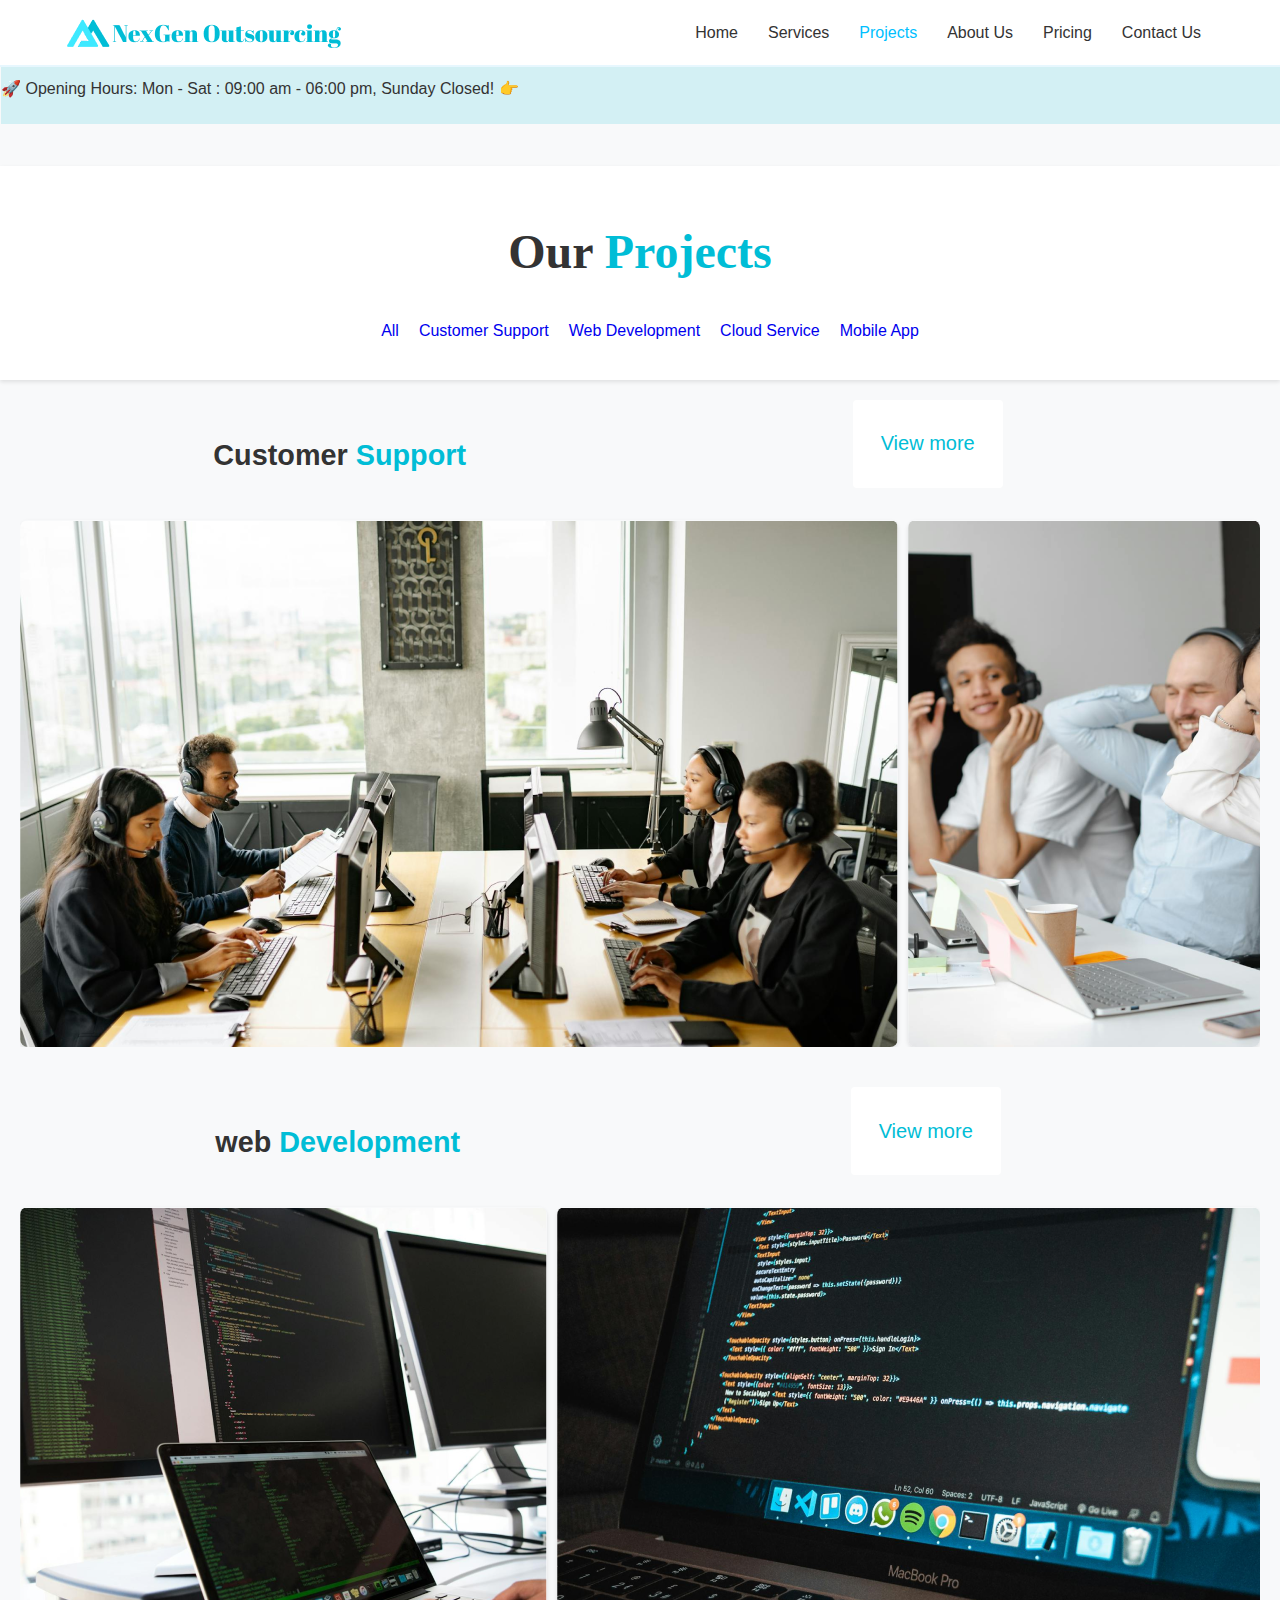
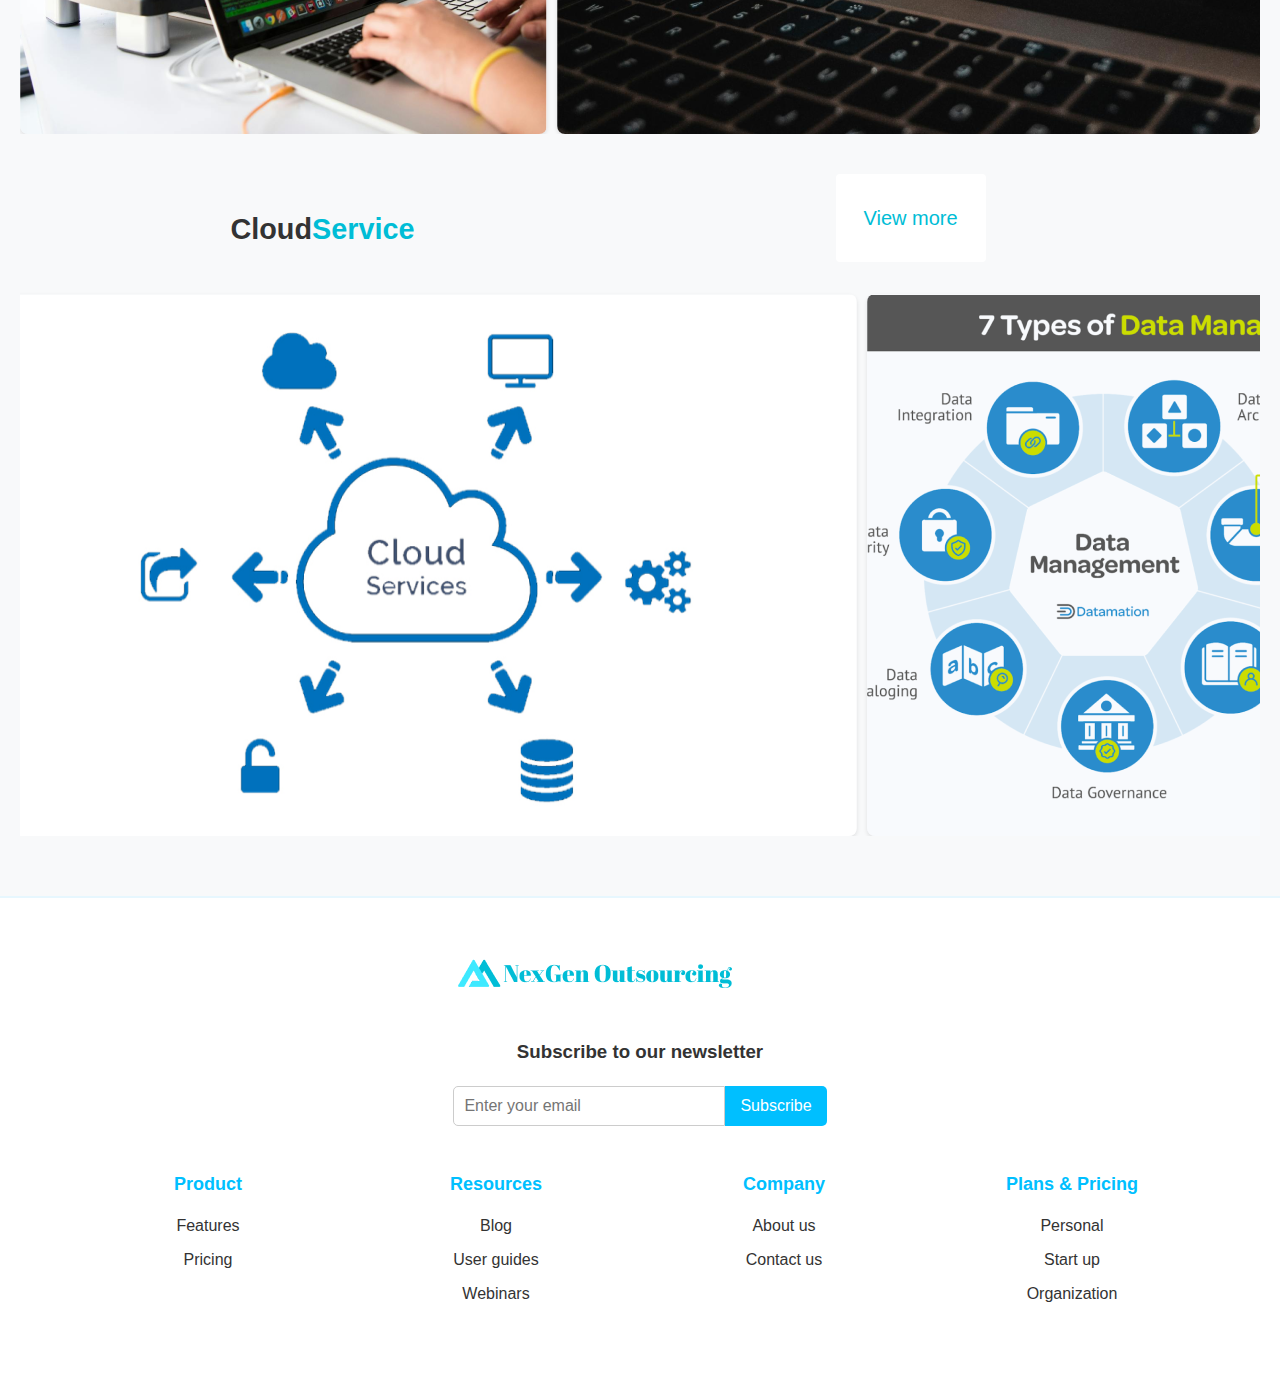
<file: html/Projects.html>
<!DOCTYPE html>
<html lang="en">
<head>
    <meta charset="UTF-8">
    <meta name="viewport" content="width=device-width, initial-scale=1.0">
    <link rel="stylesheet" href="/css/projects.css">
<link rel="stylesheet" href="/css/global.css">
    <link href="https://cdn.jsdelivr.net/npm/bootstrap@5.0.2/dist/css/bootstrap.min.css" rel="stylesheet" integrity="sha384-EVSTQN3/azprG1Anm3QDgpJLIm9Nao0Yz1ztcQTwFspd3yD65VohhpuuCOmLASjC" crossorigin="anonymous">
<script src="https://cdn.jsdelivr.net/npm/bootstrap@5.0.2/dist/js/bootstrap.bundle.min.js" integrity="sha384-MrcW6ZMFYlzcLA8Nl+NtUVF0sA7MsXsP1UyJoMp4YLEuNSfAP+JcXn/tWtIaxVXM" crossorigin="anonymous"></script>
    <title>Document</title>
</head>
<body>
     <!-- Navbar -->
     <div class="firstnav">
        <nav class="navbar">
         <div class="container">
             <img src="/images/Group 13.png" alt="logo">
             <div class="menu-toggle" id="menu-toggle">
                 &#9776;
             </div>
             <div class="menu" id="menu">
                 <a href="/html/home.html">Home</a>
                 <a href="Services.html" >Services</a>
                 <a href="/html/Projects.html"class="active">Projects</a>
                 <a href="/html/aboutus.html">About Us</a>
                 <a href="/html/pricing.html">Pricing</a>
                 <a href="/html/contact.html">Contact Us</a>
             </div>
         </div>
     </nav>
     </div>

        <div class="secondnav">
            <div class="w3-bar w3-border w3-green w3-large">
               <div >
                   🚀  Opening Hours: Mon - Sat : 09:00 am - 06:00 pm, Sunday Closed! 👉
                 </div>
         </div>
         </div>
         <div>
            <header class="header">
                <h1>Our <span>Projects</span></h1>
                
                <nav>
                    <ul style="display: flex; flex-direction: row;
                  justify-content: center; align-items: center;">
                        <li><a href="#">All</a></li>
                        <li><a href="#">Customer Support</a></li>
                        <li><a href="#">Web Development</a></li>
                        <li><a href="#">Cloud Service</a></li>
                        <li><a href="#">Mobile App</a></li>
                    </ul>
                </nav>
            </header>
        
            <section class="projects">
                <div class="project-category">
                    <div class="customers-view">
                    <h2>Customer <span>Support</span></h2>
                    <button class="View-btn">View more</button>
                </div>
                    <div class="project-gallery">
                        <img src="img/Image 59.png" alt="Customer Support 1">
                        <img src="img/Image 60.png" alt="Customer Support 2">
                    </div>
                </div>
        
                <div class="project-category">
                    <div class="customers-view">
                        <h2>web <span>Development</span></h2>
                        <button class="View-btn">View more</button>
                    </div>
                    <div class="project-gallery">
                        <img src="img/devl62.png" alt="Web Development 1">
                        <img src="img/dev.png" alt="Web Development 2">
                    </div>
                </div>
        
                <div class="project-category">
                    <div class="customers-view">
                        <h2>Cloud<span>Service</span></h2>
                        <button class="View-btn">View more</button>
                    </div>
                    <div class="project-gallery">
                        <img src="img/could-img.png" alt="Cloud Service">
                        <img src="img/could-serv.png" alt="Cloud Service">
                    </div>
                </div>
            </section>
        
            <footer>
                <div class="container">
                    <div class="logo2">
                        <img src="/images/Group 13.png" alt="logo">
                    </div>
                    <h3 style="text-align: center;">Subscribe to our newsletter</h3>
                    <div class="newsletter">
                        <input type="email" placeholder="Enter your email">
                        <button type="submit">Subscribe</button>
                    </div>
                    <div class="footer-links">
                        <div class="link-column">
                            <h4>Product</h4>
                            <a href="#">Features</a>
                            <a href="#">Pricing</a>
                        </div>
                        <div class="link-column">
                            <h4>Resources</h4>
                            <a href="#">Blog</a>
                            <a href="#">User guides</a>
                            <a href="#">Webinars</a>
                        </div>
                        <div class="link-column">
                            <h4>Company</h4>
                            <a href="#">About us</a>
                            <a href="#">Contact us</a>
                        </div>
                        <div class="link-column">
                            <h4>Plans & Pricing</h4>
                            <a href="#">Personal</a>
                            <a href="#">Start up</a>
                            <a href="#">Organization</a>
                        </div>
                    </div>
                </div>
            </footer>
</body>
</html>
</file>
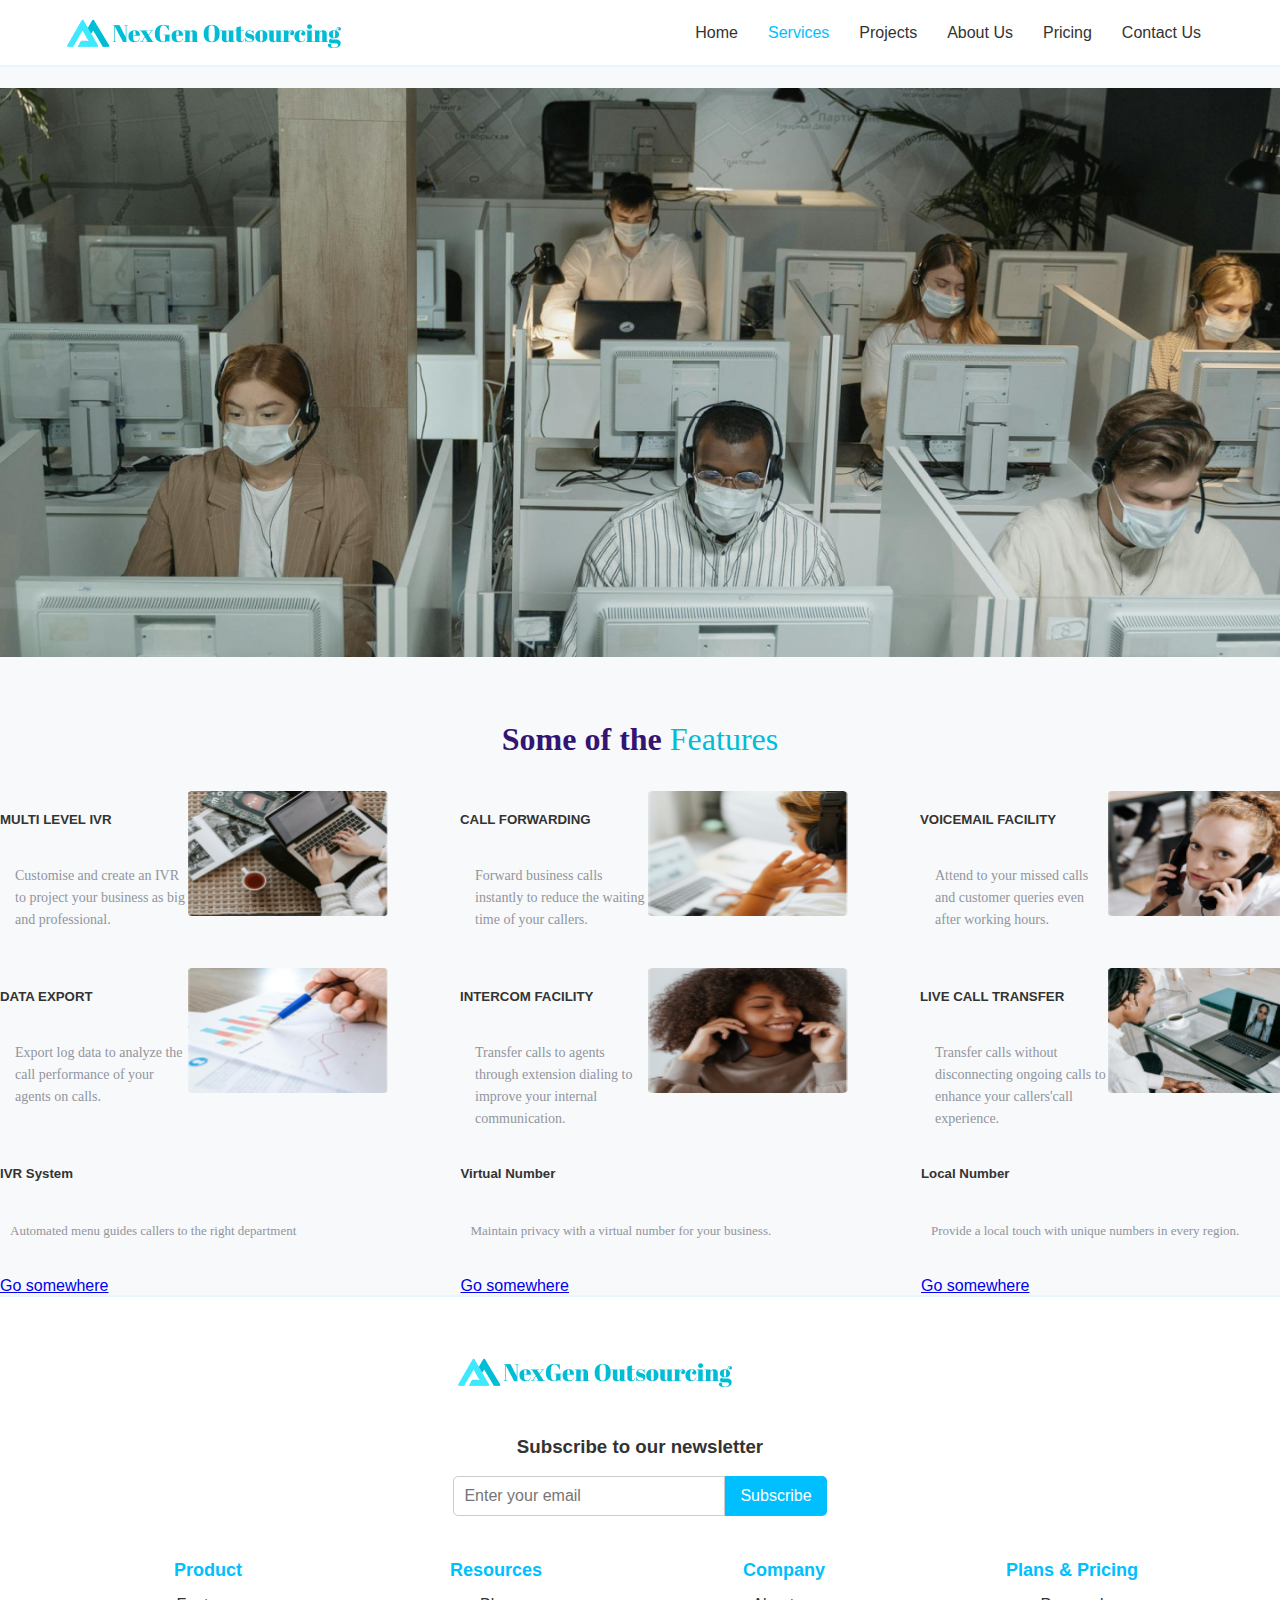
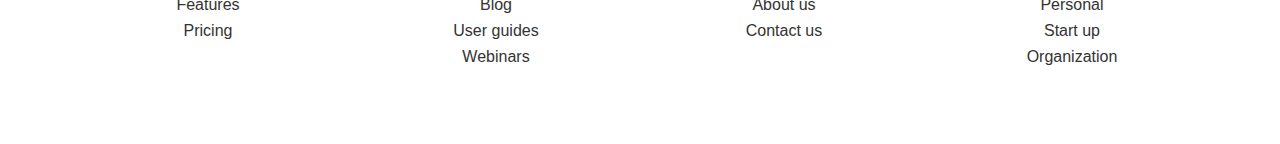
<file: html/Services.html>
<!DOCTYPE html>
<html lang="en">
  <head>
    <meta charset="UTF-8" />
    <meta name="viewport" content="width=device-width, initial-scale=1.0" />
    <link rel="stylesheet" href="/css/services.css" />
    <link rel="stylesheet" href="/css/global.css" />
    <link
      href="https://cdn.jsdelivr.net/npm/bootstrap@5.0.2/dist/css/bootstrap.min.css"
      rel="stylesheet"
      integrity="sha384-EVSTQN3/azprG1Anm3QDgpJLIm9Nao0Yz1ztcQTwFspd3yD65VohhpuuCOmLASjC"
      crossorigin="anonymous"
    />
    <script
      src="https://cdn.jsdelivr.net/npm/bootstrap@5.0.2/dist/js/bootstrap.bundle.min.js"
      integrity="sha384-MrcW6ZMFYlzcLA8Nl+NtUVF0sA7MsXsP1UyJoMp4YLEuNSfAP+JcXn/tWtIaxVXM"
      crossorigin="anonymous"
    ></script>
    <title>Document</title>
  </head>

  <body>
   <!-- Navbar -->
    <div class="firstnav">
   <nav class="navbar">
    <div class="container">
        <img src="/images/Group 13.png" alt="logo">
        <div class="menu-toggle" id="menu-toggle">
            &#9776;
        </div>
        <div class="menu" id="menu">
            <a href="/html/home.html">Home</a>
            <a href="Services.html" class="active">Services</a>
            <a href="/html/Projects.html">Projects</a>
            <a href="/html/aboutus.html">About Us</a>
            <a href="/html/pricing.html">Pricing</a>
            <a href="/html/contact.html">Contact Us</a>
        </div>
    </div>
</nav>
<div class="bg-img">
   <h1></h1>
</div>

<section class="second-section">
  <h2>Some of the <span>Features</span></h2>
  <!-- firstcard -->
  <div class="row">
    <div class="col">
      <div class="main-card">
        <div class="card mb-3" style="max-width: 360px">
          <div class="row g-0">
            <div class="col-md-8">
              <div class="card-body">
                <h5 class="card-title">MULTI LEVEL IVR</h5>
                <p class="card-p">
                  Customise and create an IVR to project your business as
                  big and professional.
                </p>
              </div>
            </div>
            <div class="col-md-4">
              <img
                src="img/img34.png"
                class="card-img img-fluid rounded-start"
                alt="..."
              />
            </div>
          </div>
        </div>
      </div>
    </div>
    <div class="col">
      <div class="main-card">
        <div class="card mb-3" style="max-width: 360px">
          <div class="row g-0">
            <div class="col-md-8">
              <div class="card-body">
                <h5 class="card-title">CALL FORWARDING</h5>
                <p class="card-p">
                  Forward business calls instantly to reduce the waiting
                  time of your callers.
                </p>
              </div>
            </div>
            <div class="col-md-4">
              <img
                src="img/Image 135.png"
                class="card-img img-fluid rounded-start"
                alt="..."
              />
            </div>
          </div>
        </div>
      </div>
    </div>
    <div class="col">
      <div class="main-card">
        <div class="card mb-3" style="max-width: 360px">
          <div class="row g-0">
            <div class="col-md-8">
              <div class="card-body">
                <h5 class="card-title">VOICEMAIL FACILITY</h5>
                <p class="card-p">
                  Attend to your missed calls and customer queries even
                  after working hours.
                </p>
              </div>
            </div>
            <div class="col-md-4">
              <img
                src="img/Image 136.png"
                class="card-img img-fluid rounded-start"
                alt="..."
              />
            </div>
          </div>
        </div>
      </div>
    </div>
  </div>

  <div class="row">
    <div class="col">
      <div class="main-card">
        <div class="card mb-3" style="max-width: 360px">
          <div class="row g-0">
            <div class="col-md-8">
              <div class="card-body">
                <h5 class="card-title">DATA EXPORT</h5>
                <p class="card-p">
                  Export log data to analyze the call performance of your
                  agents on calls.
                </p>
              </div>
            </div>
            <div class="col-md-4">
              <img
                src="img/Image 137.png"
                class="card-img img-fluid rounded-start"
                alt="..."
              />
            </div>
          </div>
        </div>
      </div>
    </div>
    <div class="col">
      <div class="main-card">
        <div class="card mb-3" style="max-width: 360px">
          <div class="row g-0">
            <div class="col-md-8">
              <div class="card-body">
                <h5 class="card-title">INTERCOM FACILITY</h5>
                <p class="card-p">
                  Transfer calls to agents through extension dialing to
                  improve your internal communication.
                </p>
              </div>
            </div>
            <div class="col-md-4">
              <img
                src="img/Image 138.png"
                class="card-img img-fluid rounded-start"
                alt="..."
              />
            </div>
          </div>
        </div>
      </div>
    </div>
    <div class="col">
      <div class="main-card">
        <div class="card mb-3" style="max-width: 360px">
          <div class="row g-0">
            <div class="col-md-8">
              <div class="card-body">
                <h5 class="card-title">LIVE CALL TRANSFER</h5>
                <p class="card-p">
                  Transfer calls without disconnecting ongoing calls to
                  enhance your callers'call experience.
                </p>
              </div>
            </div>
            <div class="col-md-4">
              <img
                src="img/Image 139.png"
                class="card-img img-fluid rounded-start"
                alt="..."
              />
            </div>
          </div>
        </div>
      </div>
    </div>
  </div>

  <!-- second-cards -->
  <div class="second-cards">
    <div class="row">
      <div class="col">
        <div class="main-card">
          <div class="card mb-3" style="max-width: 360px">
            <div class="row g-0">
              <div class="col-md-8">
                <div class="card-body">
                  <h5 class="card-title">IVR System</h5>
                  <p class="card-p2">
                    Automated menu guides callers to the right department
                  </p>
                  <a href="#" class="btn btn-primary">Go somewhere</a>
                </div>
              </div>
            </div>
          </div>
        </div>
      </div>
      <div class="col">
        <div class="main-card">
          <div class="card mb-3" style="max-width: 360px">
            <div class="row g-0">
              <div class="col-md-8">
                <div class="card-body">
                  <h5 class="card-title">Virtual Number</h5>
                  <p class="card-p2">
                    Maintain privacy with a virtual number for your business.
                  </p>
                  <a href="#" class="btn btn-primary">Go somewhere</a>
                </div>
              </div>
            </div>
          </div>
        </div>
      </div>
      <div class="col">
        <div class="main-card">
          <div class="card mb-3" style="max-width: 360px">
            <div class="row g-0">
              <div class="col-md-8">
                <div class="card-body">
                  <h5 class="card-title">Local Number</h5>
                  <p class="card-p2">
                    Provide a local touch with unique numbers in every region.
                  </p>
                  <a href="#" class="btn btn-primary">Go somewhere</a>
                </div>
              </div>
            </div>
          </div>
        </div>
      </div>
    </div>
  </div>
</section>


<footer>
  <div class="container">
      <div class="logo2">
          <img src="/images/Group 13.png" alt="logo">
      </div>
      <h3 style="text-align: center;">Subscribe to our newsletter</h3>
      <div class="newsletter">
          <input type="email" placeholder="Enter your email">
          <button type="submit">Subscribe</button>
      </div>
      <div class="footer-links">
          <div class="link-column">
              <h4>Product</h4>
              <a href="#">Features</a>
              <a href="#">Pricing</a>
          </div>
          <div class="link-column">
              <h4>Resources</h4>
              <a href="#">Blog</a>
              <a href="#">User guides</a>
              <a href="#">Webinars</a>
          </div>
          <div class="link-column">
              <h4>Company</h4>
              <a href="#">About us</a>
              <a href="#">Contact us</a>
          </div>
          <div class="link-column">
              <h4>Plans & Pricing</h4>
              <a href="#">Personal</a>
              <a href="#">Start up</a>
              <a href="#">Organization</a>
          </div>
      </div>
  </div>
</footer>
  </body>
</html>
</file>
<file: css/global.css>
/* General Styles */
body {
    font-family: Arial, sans-serif;
    margin: 0;
    padding: 0;
    color: #333;
    background-color: #f8f9fa;
}

.secondnav {
    background-color: #00BDD626;
    height: 3rem;
    padding: 11px 0px 0px 0px;
    margin: 0px 0px -118px 1px;
    margin-top: 65px;
  }
.container {
    width: 90%;
    max-width: 1200px;
    margin: 0 auto;
    /* padding: 20px 0; */
}


/* Navbar */
.navbar {
    background-color: #fff;
    padding: 8px 0;
    border-bottom: 2px solid #e7f7fe;
    position: sticky;
    top: 0;
    z-index: 1000;
}

.navbar .container {
    display: flex;
    justify-content: space-between;
    align-items: center;
}
.nex{
    display: flex;
    flex-direction: row;
}
.nex .logoNex{
    width: 35px;
}
.navbar .logo {
    font-weight: bold;
    color: #00bfff;
    text-decoration: none;
    font-size: 24px;
}

.navbar .menu {
    display: flex;
    align-items: center;
}

.navbar .menu a {
    margin: 0 15px;
    color: #333;
    text-decoration: none;
    font-size: 16px;
}

.navbar .menu a.active,
.navbar .menu a:hover {
    color: #00bfff;
}


/* .firstnav nav {
    background: #FFFFFF;
 
  }
  .secondnav {
    background-color: #00BDD626;
    height: 3rem;
    padding: 11px 0px 0px 0px;
    margin: 0px 0px -118px 1px;
  }
  
  nav ul {
    list-style: none;
    padding: 0;
    margin: 20px 0 0;
  }
  
  nav ul li {
    display: inline;
    margin: 0 10px;
  }
  
  nav ul li a {
    text-decoration: none;
    color: #00BDD6;
  }
  
  .index-btn{
    width: 150px;
    padding: 12PX;
    color:#FFFFFF;
    border: 2px;
    border-radius: 8px 8px 8px 8px;
    font-size: 20px;
    cursor: pointer;
    background: #00BDD6;
  margin-left: auto;
  margin-right: 40px;
  margin-top: 10px;
  margin-bottom: 10px;
  } */

/* Custom Solutions Section */
.custom-solutions {
    background-color: #e7f7fe;
    padding: 50px 0;
    text-align: center;
}

.custom-solutions h3 {
    color: #00bfff;
    font-size: 24px;
    margin-bottom: 20px;
}

.custom-solutions p {
    font-size: 18px;
    margin-bottom: 30px;
    color: #333;
}

.custom-solutions .btn {
    padding: 10px 20px;
    background-color: #00bfff;
    color: white;
    text-decoration: none;
    border-radius: 5px;
}


/* Footer */
footer {
    padding: 50px 0;
    background-color: #fff;
    border-top: 2px solid #e7f7fe;
}

.footer-logo {
    text-align: center;
    margin-bottom: 20px;
}

.logo2 {
    display: flex;
    justify-content: center;
    align-items: center;
    align-self: center;
    padding-right: 70px;
    margin-bottom: 40px;
}

.newsletter {
    display: flex;
    justify-content: center;
    margin-bottom: 20px;
}

.newsletter input {
    padding: 10px;
    width: 250px;
    border: 1px solid #ccc;
    border-radius: 5px 0 0 5px;
    font-size: 16px;
}

.newsletter button {
    padding: 10px 15px;
    background-color: #00bfff;
    border: none;
    color: white;
    border-radius: 0 5px 5px 0;
    cursor: pointer;
    font-size: 16px;
}

.footer-links {
    display: flex;
    flex-wrap: wrap;
    justify-content: space-around;
    text-align: center;
}

.footer-links .link-column {
    width: 100%;
    max-width: 22%;
    margin-bottom: 20px;
}

.footer-links .link-column h4 {
    color: #00bfff;
    margin-bottom: 15px;
    font-size: 18px;
}

.footer-links .link-column a {
    display: block;
    color: #333;
    text-decoration: none;
    margin-bottom: 8px;
    font-size: 16px;
}

.footer-links .link-column a:hover {
    text-decoration: underline;
}


/* Large Tablets and Small Desktops */
@media (max-width: 1024px) {
    .get-in-touch .form-section,
    .get-in-touch .image-section {
        width: 100%;
        max-width: 100%;
    }

    .contact-info .info-item {
        width: 45%;
    }
}


/* Small Tablets and Large Phones */
@media (max-width: 768px) {
    .navbar .logo {
        font-size: 20px;
    }

    .navbar .menu {
        flex-direction: column;
        margin-top: 20px;
    }

    .navbar .menu a {
        margin: 10px 0;
        font-size: 14px;
    }
    
    .get-in-touch .form-section{
        margin-right: 25px;
    }
    .get-in-touch .form-section .btn{
        margin-left: 25px;
    }
    .get-in-touch .image-section {
        width: 100%;
        max-width: 100%;
    }

    .contact-info .info-item {
        width: 48%;
    }

    .footer-links .link-column {
        max-width: 48%;
    }
}


/* Mobile Phones */
@media (max-width: 576px) {
    .navbar .logo {
        font-size: 18px;
    }

    .navbar .menu a {
        font-size: 14px;
        margin: 0 10px;
    }

    .newsletter input {
        width: 180px;
    }

    .newsletter button {
        font-size: 14px;
    }

    .get-in-touch h2,
    .custom-solutions h3 {
        font-size: 20px;
    }

    .get-in-touch .overlay-text {
        font-size: 14px;
    }

    .get-in-touch form input,
    .get-in-touch form textarea,
    .get-in-touch form button {
        font-size: 14px;
    }

    .contact-info .info-item {
        width: 100%;
        font-size: 14px;
    }

    .custom-solutions p {
        font-size: 16px;
    }

    .footer-links .link-column {
        max-width: 100%;
    }
}


/* Menu Toggle Button (Hamburger) */
.menu-toggle {
    display: none;
    font-size: 30px;
    cursor: pointer;
}

/* Show menu toggle button on small screens */
@media (max-width: 768px) {
    .navbar .menu {
        display: none;
        flex-direction: column;
        width: 100%;
        position: absolute;
        top: 60px;
        left: 0;
        background-color: #fff;
        border-bottom: 2px solid #e7f7fe;
    }

    .navbar .menu a {
        margin: 10px 0;
        text-align: center;
    }

    .menu-toggle {
        display: block;
    }

    .menu.show {
        display: flex;
    }
}
</file>
<file: css/aboutus.css>
* {
    margin: 0;
    padding: 0;
    box-sizing: border-box;
}

body {
    font-family: Arial, sans-serif;
    line-height: 1.6;
}

.aboutcontainer {
    display: flex;
    flex-wrap: wrap;
    justify-content: space-between;
    padding: 20px;
    max-width: 1200px;
    margin: 0 auto;
}

.about-us, .founder-story {
    padding: 40px 20px;
}

.text-content {
    flex: 1 1 50%;
    padding: 20px;
}

.text-content h2 {
    font-size: 1.2rem;
    color: #333;
    margin-bottom: 10px;
}

.text-content h1 {
    font-size: 3rem;
    color: #333;
    margin-bottom: 5px;
}

.text-content h1 .highlight {
    color: #00bfff;
}

.text-content p {
    color: #555;
    margin-bottom: 20px;
}

.text-content .assist-link {
    color: #00bfff;
    text-decoration: none;
}

.image-content {
    flex: 1 1 40%;
    padding: 20px;
    display: flex;
    align-items: center;
    justify-content: center;
}

.image-content img {
    max-width: 100%;
    border-radius: 10px;
}

.founder-story {
    background-color: #00bfff;
    color: #fff;
}

.founder-story .text-content h2 {
    color: #fff;
}

@media (max-width: 768px) {
    .aboutcontainer {
        flex-direction: column;
    }
    .image-content {
        order: -1;
    }
}

@media (max-width: 480px) {
    .text-content h1 {
        font-size: 1.5rem;
    }

    .text-content p {
        font-size: 0.9rem;
    }

    .text-content h2 {
        font-size: 1rem;
    }
}


/* * {
    margin: 0;
    padding: 0;
    box-sizing: border-box;
}

body {
    font-family: Arial, sans-serif;
    line-height: 1.6;
    background-color: #f9f9f9;
} */

.history-section {
    padding: 60px 20px;
}

.container {
    max-width: 1200px;
    margin: 0 auto;
    padding: 0 20px;
}

.section-titleHis {
    text-align: center;
    margin-bottom: 40px;
}

.section-titleHis p {
    font-size: 1rem;
    color: #888;
}

.section-titleHis h1 {
    font-size: 2.5rem;
    color: #333;
    margin-top: 10px;
}

.section-titleHis h1 .highlight {
    color: #00bfff;
}

.timeline {
    position: relative;
    padding: 20px 0;
}

.timeline::before {
    content: '';
    position: absolute;
    width: 2px;
    background-color: #00bfff;
    top: 0;
    bottom: 0;
    left: 50%;
    margin-left: -1px;
}

.timeline-item {
    position: relative;
    width: 50%;
    padding: 20px 40px;
    box-sizing: border-box;
}

.timeline-item.left {
    left: 0;
    text-align: right;
}

.timeline-item.right {
    left: 50%;
    text-align: left;
}

.timeline-item.left::before {
    content: '';
    position: absolute;
    width: 20px;
    height: 20px;
    right: -10px;
    background-color: #00bfff;
    border-radius: 50%;
    top: 20px;
}

.timeline-item.right::before {
    content: '';
    position: absolute;
    width: 20px;
    height: 20px;
    left: -10px;
    background-color: #00bfff;
    border-radius: 50%;
    top: 20px;
}

.timeline-content h2 {
    font-size: 1.5rem;
    color: #00bfff;
    margin-bottom: 10px;
}

.timeline-content p {
    font-size: 1rem;
    color: #555;
}

@media (max-width: 768px) {
    .timeline::before {
        left: 8px;
    }

    .timeline-item {
        width: 100%;
        padding-left: 60px;
        padding-right: 20px;
        text-align: left;
    }

    .timeline-item.left, .timeline-item.right {
        left: 0;
    }

    .timeline-item.left::before, .timeline-item.right::before {
        left: 18px;
        right: auto;
    }
}

@media (max-width: 480px) {
    .timeline-content h2 {
        font-size: 1.2rem;
    }

    .timeline-content p {
        font-size: 0.9rem;
    }
}


/* * {
    margin: 0;
    padding: 0;
    box-sizing: border-box;
}

body {
    font-family: Arial, sans-serif;
    line-height: 1.6;
    background-color: #00cfff;
    color: #333;
} */

.team-section {
    padding: 60px 20px;
    font-family: Arial, sans-serif;
    line-height: 1.6;
    background-color: #00cfff;
    color: #333;
}

.container {
    max-width: 1200px;
    margin: 0 auto;
    text-align: center;
}

.section-title {
    margin-bottom: 40px;
}

.section-title p {
    font-size: 1rem;
    color: #eee;
}

.section-title h1 {
    font-size: 2.5rem;
    color: #fff;
    margin-top: 10px;
}

.section-title h1 .highlight {
    color: #ffffff;
}

.team-carousel {
    display: flex;
    justify-content: space-around;
    align-items: center;
    overflow-x: auto;
    scroll-snap-type: x mandatory;
    gap: 10px;
}

.team-card {
    background: #fff;
    border-radius: 20px;
    overflow: hidden;
    width: 200px;
    margin: 0 10px;
    flex: 0 0 auto;
    scroll-snap-align: start;
    box-shadow: 0 4px 8px rgba(0, 0, 0, 0.1);
    text-align: center;
    position: relative;
}

.team-card img {
    width: 100%;
    height: 250px;
    object-fit: cover;
    display: block;
}

.team-info {
    padding: 15px;
    background-color: rgba(255, 255, 255, 0.8);
    border-radius: 15px;
    position: absolute;
    bottom: 10px;
    left: 50%;
    transform: translateX(-50%);
    width: 80%;
    height: 25%;
    text-align: center;
    padding-bottom: 2rem;
}

.team-info h3 {
    font-size: 1rem;
    color: #333;
}

.team-info p {
    font-size: 1rem;
    color: #777;
}

.carousel-controls {
    margin-top: 20px;
}

.carousel-controls .dot {
    height: 15px;
    width: 15px;
    background-color: #bbb;
    border-radius: 50%;
    display: inline-block;
    margin: 0 5px;
    transition: background-color 0.3s;
}

.carousel-controls .dot.active {
    background-color: #fff;
}

@media (max-width: 768px) {
    .team-carousel {
        justify-content: flex-start;
    }
}

@media (max-width: 480px) {
    .section-title h1 {
        font-size: 2rem;
    }

    .team-card {
        width: 150px;
    }

    .team-card img {
        height: 200px;
    }
    .team-info {
        padding: 15px;
        background-color: rgba(255, 255, 255, 0.8);
        border-radius: 15px;
        position: absolute;
        bottom: 10px;
        left: 50%;
        transform: translateX(-50%);
        width: 80%;
        height: 30%;
        text-align: center;
    }
    .team-info h3 {
        font-size: 12px;
        margin-bottom: 5px;
        color: #333;
    }
    
    .team-info p {
        font-size: 12px;
        color: #777;
    }
}
</file>
<file: css/contact.css>
/* Get in Touch Section */
.get-in-touch {
    background-color: #e7f7fe;
    padding: 50px 0;
}

.get-in-touch .container {
    display: flex;
    flex-wrap: wrap;
    justify-content: space-between;
}

.get-in-touch .form-section,
.get-in-touch .image-section {
    width: 48%;
    max-width: 480px;
}

.get-in-touch h2 {
    color: #00bfff;
    margin-bottom: 20px;
    font-size: 28px;
}

.get-in-touch form {
    display: flex;
    flex-direction: column;
}

.get-in-touch form input,
.get-in-touch form textarea {
    padding: 15px;
    margin-bottom: 15px;
    border: 1px solid #ccc;
    border-radius: 5px;
    font-size: 16px;
    width: 100%;
}

.get-in-touch form textarea {
    height: 120px;
    resize: none;
}

.get-in-touch form button {
    padding: 15px;
    background-color: #00bfff;
    border: none;
    color: #fff;
    border-radius: 5px;
    cursor: pointer;
    font-size: 16px;
}

.get-in-touch .image-section {
    position: relative;
}

.get-in-touch .image-section img {
    width: 100%;
    border-radius: 8px;
}

.get-in-touch .overlay-text {
    position: absolute;
    top: 20px;
    left: 20px;
    background-color: #00bfff;
    color: #fff;
    padding: 10px 15px;
    border-radius: 5px;
    font-size: 16px;
}

/* Contact Information Section */
.contact-info {
    padding: 40px 0;
    background-color: #f8f9fc;
}

.contact-info h2 {
    text-align: center;
    margin-bottom: 30px;
    font-size: 24px;
    color: #333;
}

.contact-info .info-wrapper {
    display: flex;
    flex-wrap: wrap;
    justify-content: space-between;
    max-width: 1100px;
    margin: 0 auto;
}

.contact-info .info-item {
    display: flex;
    align-items: center;
    width: 23%;
    margin-bottom: 20px;
}

.contact-info .info-item img {
    width: 24px;
    height: 24px;
    margin-right: 15px;
}

.contact-info .details strong {
    display: block;
    margin-bottom: 5px;
    color: #00bfff;
}

.contact-info .details a,
.contact-info .details span {
    color: #666;
}

.contact-info a:hover {
    text-decoration: underline;
}


/* Responsive Styles */

/* Large Tablets and Small Desktops */
@media (max-width: 1024px) {
    .get-in-touch .form-section,
    .get-in-touch .image-section {
        width: 100%;
        max-width: 100%;
    }

    .contact-info .info-item {
        width: 45%;
    }
}

/* Small Tablets and Large Phones */
@media (max-width: 768px) {
    .navbar .logo {
        font-size: 20px;
    }

    .navbar .menu {
        flex-direction: column;
        margin-top: 20px;
    }

    .navbar .menu a {
        margin: 10px 0;
        font-size: 14px;
    }
    
    .get-in-touch .form-section{
        margin-right: 25px;
    }
    .get-in-touch .form-section .btn{
        margin-left: 25px;
    }
    .get-in-touch .image-section {
        width: 100%;
        max-width: 100%;
    }

    .contact-info .info-item {
        width: 48%;
    }

    .footer-links .link-column {
        max-width: 48%;
    }
}

/* Mobile Phones */
@media (max-width: 576px) {
    .navbar .logo {
        font-size: 18px;
    }

    .navbar .menu a {
        font-size: 14px;
        margin: 0 10px;
    }

    .newsletter input {
        width: 180px;
    }

    .newsletter button {
        font-size: 14px;
    }

    .get-in-touch h2,
    .custom-solutions h3 {
        font-size: 20px;
    }

    .get-in-touch .overlay-text {
        font-size: 14px;
    }

    .get-in-touch form input,
    .get-in-touch form textarea,
    .get-in-touch form button {
        font-size: 14px;
    }

    .contact-info .info-item {
        width: 100%;
        font-size: 14px;
    }

    .custom-solutions p {
        font-size: 16px;
    }

    .footer-links .link-column {
        max-width: 100%;
    }
}
</file>
<file: css/pricing.css>
.plan-section {
    padding: 2rem;
    background-color: #f7f7f7;
}
.vp{
    display: flex;
    flex-direction: row;
    justify-content: space-around;
}

.toggle-container {
    padding: 20px;
    border-radius: 30px;
    width: 250px;
}

.toggle-button {
    padding: 10px 30px;
    cursor: pointer;
    background-color: #ffffff;
    color: #00bfff;
    border: none;
    outline: none;
    border-radius: 30px;
    font-size: 16px;
    transition: background-color 0.3s ease;
}

.toggle-button.active {
    background-color: #00bfff;
    color: #fff;
}

.toggle-button:not(.active):hover {
    background-color: #00bfff;
    color: #fff;
}

.plan-section h2 {
    text-align: center;
    font-size: 2rem;
    margin-bottom: 1.5rem;
}

.plan-section h2 span {
    color: #00bfff;
}

.plan-cards {
    display: flex;
    justify-content: center;
    gap: 1rem;
    flex-wrap: wrap;
}

.plan-card {
    background-color: white;
    border-radius: 10px;
    box-shadow: 0 2px 8px rgba(0, 0, 0, 0.1);
    padding: 1rem;
    width: 280px;
    text-align: center;
    margin-bottom: 20px;
}

.plan-card h3 {
    font-size: 1.5rem;
    color: #333;
}

.plan-card p {
    color: #888;
}

.plan-card .price {
    font-size: 2rem;
    color: #00bfff;
    margin: 1rem 0;
}

.plan-card .plan-button {
    display: block;
    margin: 0 auto 1rem;
    padding: 0.75rem 1.5rem;
    background-color: #00bfff;
    color: white;
    border-radius: 5px;
    text-decoration: none;
    transition: background-color 0.3s;
}

.plan-card .plan-button:hover {
    background-color: #008fbf;
}

.plan-card .plan-button.recommended {
    background-color: #66d3ff;
}

.plan-card ul {
    list-style-type: none;
    padding: 0;
    color: #333;
    text-align: left;
}

.plan-card ul li {
    margin: 0.5rem 0;
}

/* jsjsjj */

.testimonial-card {
    max-width: 400px;
    padding: 20px;
    border-radius: 10px;
    background-color: #fff;
    box-shadow: 0 4px 8px rgba(0, 0, 0, 0.1);
    text-align: center;
}

.stars {
    font-size: 24px;
    color: #FFD700;
    margin-bottom: 10px;
}

.testimonial-text {
    font-size: 16px;
    color: #333;
    margin-bottom: 20px;
}

.author-info {
    display: flex;
    align-items: center;
    justify-content: center;
}

.author-img {
    width: 50px;
    height: 50px;
    border-radius: 50%;
    margin-right: 10px;
}

.author-name {
    font-weight: bold;
    margin: 0;
}

.author-position {
    font-size: 14px;
    color: #777;
    margin: 0;
}

/* ddhdh */
.feedback-section {
    background-image: url(/images/Container\ 70.png);
    background-repeat: no-repeat;
    background-size: contain;
    padding: 2rem;
    background-color: #ffffff;
    text-align: center;
    overflow-x: auto;
    scroll-snap-type: x mandatory;
    gap: 10px;
}

.feedback-cards {
    display: flex;
    justify-content: center;
    gap: 1rem;
    flex-wrap: nowrap; /* Prevent wrapping to the next line */
    padding-top: 17%;
    scroll-snap-align: start;
}
</file>
<file: css/projects.css>
body {
    font-family: Arial, sans-serif;
    line-height: 1.6;
    margin: 0;
    padding: 0;
    background-color: #f4f4f4;
}
.firstnav .navbar {
    position: fixed;
    top: 0;
    width: 100%;
  }

  

.header  {
    background-color: #fff;
    padding: 20px;
    text-align: center;
    box-shadow: 0 2px 4px rgba(0, 0, 0, 0.1);
    margin-top: 10rem;
}

.header h1 {
  
    font-family: Epilogue;
font-size: 48px;
font-weight: 600;
line-height: 68px;
text-align: center;
font-family: Inter;
font-size: 48px;
font-weight: 700;
line-height: 68px;




}

.header h1 span {
    color: #00BDD6;
}

nav ul li a {
   text-decoration: none;
   font-size:Inter;
   margin-right: 20px;
}
nav ul li  {
   list-style-type: none;
 }
 

.projects {
    padding: 20px;
}

.project-category {
    margin-bottom: 40px;
}

.project-category h2 {
    font-size: 1.8em;
    margin-bottom: 10px;
    color: #333;
    margin-top: 2rem;
}

.project-category h2 span {
    color: #00BDD6;
}

.View-btn{
    width: 150px;
   
    color:#00BDD6;
    border: 2px;
    border-radius: 4px 4px 4px 4px;
    font-size: 20px;
    cursor: pointer;
    background: #FFFFFF;
margin-right: 4rem; 

}
.customers-view{
display: flex;
flex-direction: row;
justify-content: space-around;
}

.project-gallery {
    display: flex;
    flex-direction: row;
    justify-content: center;
    gap: 10px;
    overflow-x: auto;
}

.project-gallery img {
    max-width: 100%;
    height: auto;
    border-radius: 8px;
    box-shadow: 0 2px 4px rgba(0, 0, 0, 0.1); 
    margin-top: 2rem;
}


@media (max-width: 1278px) {
    .project-gallery {
        display: flex;
      flex-direction: column;
        overflow-x: auto;
    }
}
</file>
<file: css/services.css>
.bg-img{
  width: 100%;
height: 600px;
background-image: url(/html/img/Image\ 18.png);
background-size: contain;
background-repeat: no-repeat;

}



.second-section h2{
  color: #341473;
 text-align: center;
 font-family: Inter;
 font-size: 32px;
 font-weight: 700;
 line-height: 48px;
 
 }
  
 span{
     color: #00BDD6;
     font-family: Aclonica;
 font-size: 32px;
 font-weight: 400;
 line-height: 48px;
 
 }
 .main-card{
 display: flex;
 justify-content: center;
 align-items: center;
 }
 
 
 .card-p{
 font-family: Inter;
 font-size: 14px;
 font-weight: 400;
 line-height: 22px;
 text-align: left;
 color: #9095A0;
 width: 173px;
 height: 88px;
 gap: 0px;
 opacity: 12px;
 margin-left: 15px;
 padding-top: 1rem;
 }
 
 .row{
   display: flex;
   flex-direction: row;
   justify-content: space-between;
 }
 
 .main-card .card-img{
     width: 200px;
     height: 126px;
     border-radius: 3px 0px 0px 0px;
     opacity: 0px;
   
 }
 
 .main-card .card-p2{
   font-family: Inter;
   font-size: 13px;
   font-weight: 400;
   line-height: 22px;
   text-align: left;
   width: 349px;
   height: 44px;
   margin-left: 10px;
   padding-top: 1rem;
 
   gap: 0px;
   opacity: 0px;
   color: #9095A0;
 }
</file>
<file: css/home.css>
/* Reset some default browser styles */
body, h1, h2, h3, p, ul, ol, li {
    margin: 0;
    padding: 0;
    box-sizing: border-box;
}

.content-section .card{
    border-radius: 50px;
    padding: 5px;
}
/* General styles */
body {
    font-family: Arial, sans-serif;
    color: #171A1F;
}

button {
    border: none;
    cursor: pointer;
}

/* Header */
.secondnav {
    background: #4CAF50;
    color: #fff;
    padding: 10px 0;
    text-align: center;
}

/* First section styles */
.firstsection, .firstsection-2 {
    display: flex;
    flex-wrap: wrap;
    justify-content: space-between;
    align-items: center;
    margin: 20px 5%;
}

.firstsection .leftsection, .firstsection-2 .leftsection-2 {
    flex: 1;
    padding: 10px;
}

.firstsection .rightsection, .firstsection-2 .rightsection-2 {
    flex: 1;
    padding: 10px;
    text-align: center;
}

.Magnetize, .callcol {
    font-size: 2.5rem;
    color: #341473;
    margin-bottom: 10px;
}

.textcol, .Businesscol {
    font-size: 1.8rem;
    color: #341473;
    margin-bottom: 20px;
}

.p, .p2 {
    font-size: 1rem;
    color: #323842;
    line-height: 1.5;
}

.button {
    margin-top: 20px;
}

.btn-1, .btn-2 {
    padding: 10px 20px;
    font-size: 1rem;
    border-radius: 5px;
    margin: 5px;
}

.btn-1 {
    background: #00BDD6;
    color: #FFFFFF;
}

.btn-2 {
    background: #C8F9FF;
    color: #006D7C;
}

.rightsection img, .rightsection-2 img {
    max-width: 100%;
    height: auto;
}

.content-section {
    text-align: center;
    padding: 20px;
    display: flex;
    flex-direction: row;
}

.content-img {
    max-width: 80%;
    height: auto;
    margin-bottom: 20px;
}

.content-per {
    font-size: 2rem;
    line-height: 1.6;
    color: #171A1F;
    display: flex;
    justify-content: center;
    align-items: center;
}

/* Second section styles */
.secondsection {
    padding: 20px;
    text-align: center;
}

.row {
    display: flex;
    flex-wrap: wrap;
    justify-content: space-around;
}

.col {
    flex: 1;
    max-width: 30%;
    padding: 10px;
    text-align: center;
}

.col img {
    max-width: 60px;
    height: auto;
    margin-bottom: 10px;
}

.toll, .number, .local {
    font-size: 1.2rem;
    margin-bottom: 10px;
}
.toll{
    color: 
    #00BDD6;
}
.number{
    color: #8353E2;
}
.local{
    color: #4069E5;
}
.phoneper, .board-per, .multiper {
    font-size: 0.9rem;
    color: #171A1F;
}

/* Responsive styles */
@media (max-width: 768px) {
    .firstsection, .firstsection-2 {
        flex-direction: column;
        align-items: center;
    }

    .firstsection .leftsection, .firstsection-2 .leftsection-2 {
        text-align: center;
    }

    .Magnetize, .callcol {
        font-size: 2rem;
    }

    .textcol, .Businesscol {
        font-size: 1.5rem;
    }

    .p, .p2 {
        font-size: 0.9rem;
    }

    .btn-1, .btn-2 {
        font-size: 0.9rem;
    }

    .secondsection .row {
        flex-direction: column;
    }
    .row{
        align-items: center;
        justify-content: center;
    }
    .col {
        max-width: 80%;
        margin-bottom: 20px;
    }

    .content-img {
        max-width: auto;
        height: auto;
    }
    .content-section {
        flex-direction: column;
    }
}

@media (max-width: 480px) {
    .firstsection, .firstsection-2 {
        margin: 10px 2%;
    }

    .Magnetize, .callcol {
        font-size: 1.5rem;
    }

    .textcol, .Businesscol {
        font-size: 1.2rem;
    }

    .p, .p2 {
        font-size: 0.8rem;
    }

    .btn-1, .btn-2 {
        padding: 8px 15px;
        font-size: 0.8rem;
    }

    .secondsection .row {
        flex-direction: column;
    }

    .col {
        max-width: 100%;
        margin-bottom: 15px;
    }

    .content-img {
        max-width: 100%;
        margin: 10px 0;
    }

    .content-per {
        font-size: 0.9rem;
    }
}

@media (max-width: 300px) {
    .Magnetize, .callcol {
        font-size: 1.2rem;
    }

    .textcol, .Businesscol {
        font-size: 1rem;
    }

    .p, .p2 {
        font-size: 0.7rem;
    }

    .btn-1, .btn-2 {
        padding: 6px 12px;
        font-size: 0.7rem;
    }

    .content-per {
        font-size: 0.8rem;
    }
}
</file>
